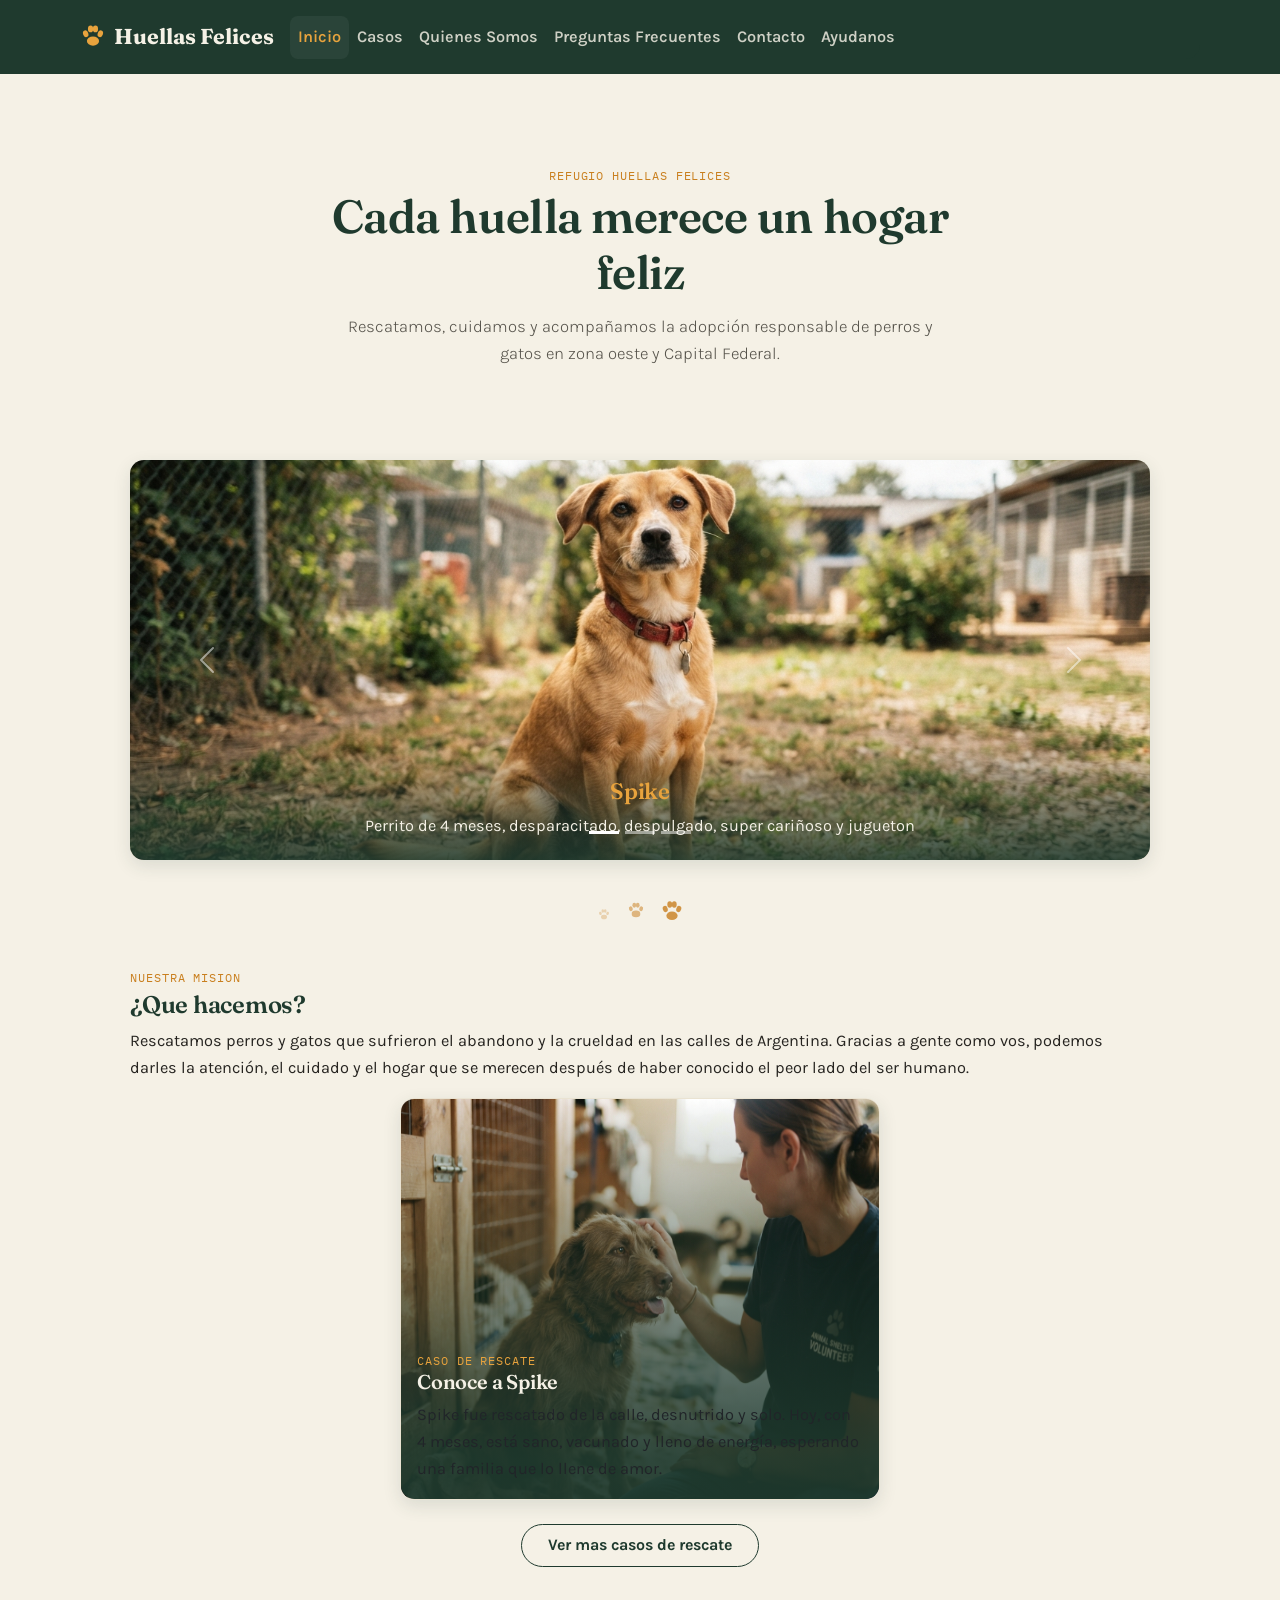
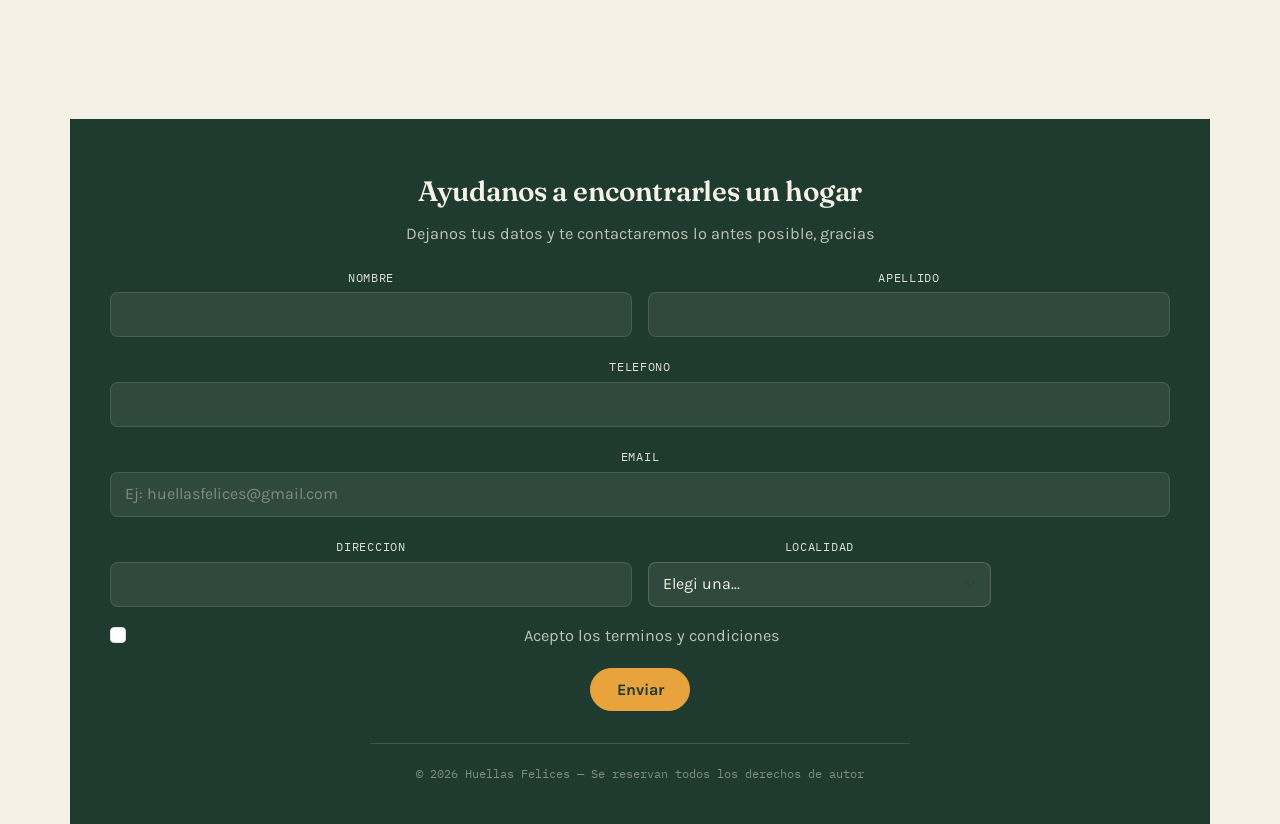
<file: huellas2/index.html>
<!DOCTYPE html>
<html lang="es">
<head>
    <meta charset="UTF-8">
    <meta name="viewport" content="width=device-width, initial-scale=1.0">
    <meta name="description" content="Huellas Felices: refugio de rescate y adopción responsable de perros y gatos en zona oeste y Capital Federal.">
    <meta name="robots" content="index, follow">
    <meta name="author" content="Huellas Felices">
    <!-- Open Graph (SEO / previsualizacion en redes sociales) -->
    <meta property="og:type" content="website">
    <meta property="og:title" content="Huellas Felices | Adopción y rescate de animales">
    <meta property="og:description" content="Refugio de rescate y adopción responsable de perros y gatos en zona oeste y Capital Federal.">
    <meta property="og:locale" content="es_AR">
    <title>Huellas Felices | Adopción y rescate de animales</title>
    <link rel="icon" type="image/svg+xml" href="./assets/icons/favicon.svg">
    <!-- LINK BOOTSTRAP -->
    <link href="https://cdn.jsdelivr.net/npm/bootstrap@5.3.8/dist/css/bootstrap.min.css" rel="stylesheet" integrity="sha384-sRIl4kxILFvY47J16cr9ZwB07vP4J8+LH7qKQnuqkuIAvNWLzeN8tE5YBujZqJLB" crossorigin="anonymous">
    <!-- FUENTES -->
    <link rel="preconnect" href="https://fonts.googleapis.com">
    <link rel="preconnect" href="https://fonts.gstatic.com" crossorigin>
    <link href="https://fonts.googleapis.com/css2?family=Fraunces:opsz,wght@9..144,500;9..144,600;9..144,700&family=Karla:wght@400;500;700&family=IBM+Plex+Mono:wght@500&display=swap" rel="stylesheet">
    <!-- LINK CSS -->
    <link rel="stylesheet" href="./css/main.css">
</head>
<body>
        <header>
            <nav class="navbar navbar-expand-lg bg-body-tertiary">
                <div class="container-fluid">
                    <a class="navbar-brand brand-huellas" href="index.html">
                        <svg class="paw-icon" width="26" height="26" viewBox="0 0 64 64" fill="currentColor" aria-hidden="true"><ellipse cx="32" cy="42" rx="15" ry="11.5"/><ellipse cx="14" cy="24" rx="6.5" ry="8.5" transform="rotate(-18 14 24)"/><ellipse cx="26" cy="12" rx="6.5" ry="8.5"/><ellipse cx="38" cy="12" rx="6.5" ry="8.5"/><ellipse cx="50" cy="24" rx="6.5" ry="8.5" transform="rotate(18 50 24)"/></svg>
                        Huellas Felices
                    </a>
                    <button class="navbar-toggler" type="button" data-bs-toggle="collapse" data-bs-target="#navbarNav" aria-controls="navbarNav" aria-expanded="false" aria-label="Toggle navigation">
                    <span class="navbar-toggler-icon"></span>
                    </button>
                    <div class="collapse navbar-collapse" id="navbarNav">
                    <ul class="navbar-nav">
                        <li class="nav-item">
                        <a class="nav-link active" aria-current="page" href="index.html">Inicio</a>
                        </li>
                        <li class="nav-item">
                        <a class="nav-link" href="./pages/casos.html">Casos</a>
                        </li>
                        <li class="nav-item">
                        <a class="nav-link" href="./pages/nosotros.html">Quienes Somos</a>
                        </li>
                        <li class="nav-item">
                        <a class="nav-link" href="./pages/preguntas.html">Preguntas Frecuentes</a>
                        </li>
                        <li class="nav-item">
                        <a class="nav-link" href="./pages/contacto.html">Contacto</a>
                        </li>
                        <li class="nav-item">
                        <a class="nav-link" href="./pages/ayuda.html">Ayudanos</a>
                        </li>
                    </ul>
                    </div>
                </div>
            </nav>
        </header>
    <main class="container">
        <div class="hero fade-in-up">
            <span class="eyebrow">Refugio Huellas Felices</span>
            <h1>Cada huella merece un hogar feliz</h1>
            <p class="lead">Rescatamos, cuidamos y acompañamos la adopción responsable de perros y gatos en zona oeste y Capital Federal.</p>
        </div>
        <div id="carouselExampleCaptions" class="carousel slide">
        <div class="carousel-indicators">
            <button type="button" data-bs-target="#carouselExampleCaptions" data-bs-slide-to="0" class="active" aria-current="true" aria-label="Slide 1"></button>
            <button type="button" data-bs-target="#carouselExampleCaptions" data-bs-slide-to="1" aria-label="Slide 2"></button>
            <button type="button" data-bs-target="#carouselExampleCaptions" data-bs-slide-to="2" aria-label="Slide 3"></button>
        </div>
        <div class="carousel-inner">
            <div class="carousel-item active">
            <img src="./assets/images/Dog_sitting_in_shelter_yard_202607151454.jpeg" class="d-block w-100" width="900" height= "500" alt="Spike, perrito en adopcion" fetchpriority="high">
            <div class="carousel-caption d-none d-md-block">
                <h5>Spike</h5>
                <p>Perrito de 4 meses, desparacitado, despulgado, super cariñoso y jugueton</p>
            </div>
            </div>
            <div class="carousel-item">
            <img src="./assets/images/Small_dog_standing_on_grass_202607151458.jpeg" class="d-block w-100" width="900" height="500" alt="Snow, perrito en adopcion" loading="lazy">
            <div class="carousel-caption d-none d-md-block">
                <h5>Snow</h5>
                <p>Schnauzer de 3 años, todas las vacunas, hace pis afuera, super amoroso y le encanta la siesta</p>
            </div>
            </div>
            <div class="carousel-item">
            <img src="./assets/images/Cat_sitting_on_blanket_shelter_202607151458.jpeg" class="d-block w-100" width="900" height="500" alt="Minerva, gatita en adopcion" loading="lazy">
            <div class="carousel-caption d-none d-md-block">
                <h5>Minerva</h5>
                <p>Gatita de 9 años, super saludable</p>
            </div>
            </div>
        </div>
        <button class="carousel-control-prev" type="button" data-bs-target="#carouselExampleCaptions" data-bs-slide="prev">
            <span class="carousel-control-prev-icon" aria-hidden="true"></span>
            <span class="visually-hidden">Anterior</span>
        </button>
        <button class="carousel-control-next" type="button" data-bs-target="#carouselExampleCaptions" data-bs-slide="next">
            <span class="carousel-control-next-icon" aria-hidden="true"></span>
            <span class="visually-hidden">Siguiente</span>
        </button>
        </div>
        <div class="paw-divider" aria-hidden="true">
            <svg class="paw-icon" width="16" height="16" viewBox="0 0 64 64" fill="currentColor"><ellipse cx="32" cy="42" rx="15" ry="11.5"/><ellipse cx="14" cy="24" rx="6.5" ry="8.5" transform="rotate(-18 14 24)"/><ellipse cx="26" cy="12" rx="6.5" ry="8.5"/><ellipse cx="38" cy="12" rx="6.5" ry="8.5"/><ellipse cx="50" cy="24" rx="6.5" ry="8.5" transform="rotate(18 50 24)"/></svg>
            <svg class="paw-icon" width="20" height="20" viewBox="0 0 64 64" fill="currentColor"><ellipse cx="32" cy="42" rx="15" ry="11.5"/><ellipse cx="14" cy="24" rx="6.5" ry="8.5" transform="rotate(-18 14 24)"/><ellipse cx="26" cy="12" rx="6.5" ry="8.5"/><ellipse cx="38" cy="12" rx="6.5" ry="8.5"/><ellipse cx="50" cy="24" rx="6.5" ry="8.5" transform="rotate(18 50 24)"/></svg>
            <svg class="paw-icon" width="24" height="24" viewBox="0 0 64 64" fill="currentColor"><ellipse cx="32" cy="42" rx="15" ry="11.5"/><ellipse cx="14" cy="24" rx="6.5" ry="8.5" transform="rotate(-18 14 24)"/><ellipse cx="26" cy="12" rx="6.5" ry="8.5"/><ellipse cx="38" cy="12" rx="6.5" ry="8.5"/><ellipse cx="50" cy="24" rx="6.5" ry="8.5" transform="rotate(18 50 24)"/></svg>
        </div>

        <span class="eyebrow">Nuestra mision</span>
        <h4>¿Que hacemos?</h4>
        <p>Rescatamos perros y gatos que sufrieron el abandono y la crueldad en las calles de Argentina. Gracias a gente como vos, podemos darles la atención, el cuidado y el hogar que se merecen después de haber conocido el peor lado del ser humano.</p>

        <div class="card text-dark">
        <img src="./assets/images/Dog_being_petted_by_hand_202607151500.jpeg" class="card-img" width="500" height="400" alt="Spike, perrito rescatado en adopcion" loading="lazy">
        <div class="card-img-overlay">
            <span class="eyebrow">Caso de rescate</span>
            <h5 class="card-title">Conoce a Spike</h5>
            <p class="card-text">Spike fue rescatado de la calle, desnutrido y solo. Hoy, con 4 meses, está sano, vacunado y lleno de energía, esperando una familia que lo llene de amor.</p>
        </div>
        </div>

        <div class="text-center my-4">
            <a class="btn btn-outline-primary" href="./pages/casos.html">Ver mas casos de rescate</a>
        </div>
    </main>

    <footer class="container">
        <h3>Ayudanos a encontrarles un hogar</h3>
        <p>Dejanos tus datos y te contactaremos lo antes posible, gracias</p>

        <form class="row g-3 needs-validation" novalidate>
        <div class="col-md-6">
            <label for="name" class="form-label">Nombre</label>
            <input type="text" class="form-control" id="name" name="name" required>
            <div class="invalid-feedback">Ingresa tu nombre.</div>
        </div>
        <div class="col-md-6">
            <label for="apellido" class="form-label">Apellido</label>
            <input type="text" class="form-control" id="apellido" name="apellido" required>
            <div class="invalid-feedback">Ingresa tu apellido.</div>
        </div>
        <div class="col-12">
            <label for="telefono" class="form-label">Telefono</label>
            <input type="tel" class="form-control" id="telefono" name="telefono" pattern="[0-9]{8,15}" required>
            <div class="invalid-feedback">Ingresa un telefono valido (solo numeros).</div>
        </div>
        <div class="col-12">
            <label for="email" class="form-label">Email</label>
            <input type="email" class="form-control" id="email" name="email" placeholder="Ej: huellasfelices@gmail.com" required>
            <div class="invalid-feedback">Ingresa un email valido.</div>
        </div>
        <div class="col-md-6">
            <label for="direccion" class="form-label">Direccion</label>
            <input type="text" class="form-control" id="direccion" name="direccion" required>
            <div class="invalid-feedback">Ingresa tu direccion.</div>
        </div>
        <div class="col-md-4">
            <label for="localidad" class="form-label">Localidad</label>
            <select id="localidad" name="localidad" class="form-select" required>
            <option value="" selected disabled>Elegi una...</option>
            <option>Caba</option>
            <option>Gba</option>
            </select>
            <div class="invalid-feedback">Selecciona tu localidad.</div>
        </div>
        <div class="col-12">
            <div class="form-check">
            <input class="form-check-input" type="checkbox" id="gridCheck" name="terminos" required>
            <label class="form-check-label" for="gridCheck">
                Acepto los terminos y condiciones
            </label>
            <div class="invalid-feedback">Debes aceptar los terminos y condiciones.</div>
            </div>
        </div>
        <div class="col-12">
            <button type="submit" class="btn btn-primary">Enviar</button>
        </div>
        </form>
       <p class="copyright">© 2026 Huellas Felices — Se reservan todos los derechos de autor</p>
    </footer>


<!-- Bootstrap JS -->
<script src="https://cdn.jsdelivr.net/npm/bootstrap@5.3.8/dist/js/bootstrap.bundle.min.js" integrity="sha384-FKyoEForCGlyvwx9Hj09JcYn3nv7wiPVlz7YYwJrWVcXK/BmnVDxM+D2scQbITxI" crossorigin="anonymous"></script>
<script src="./js/main.js"></script>
</body>
</html>
</file>
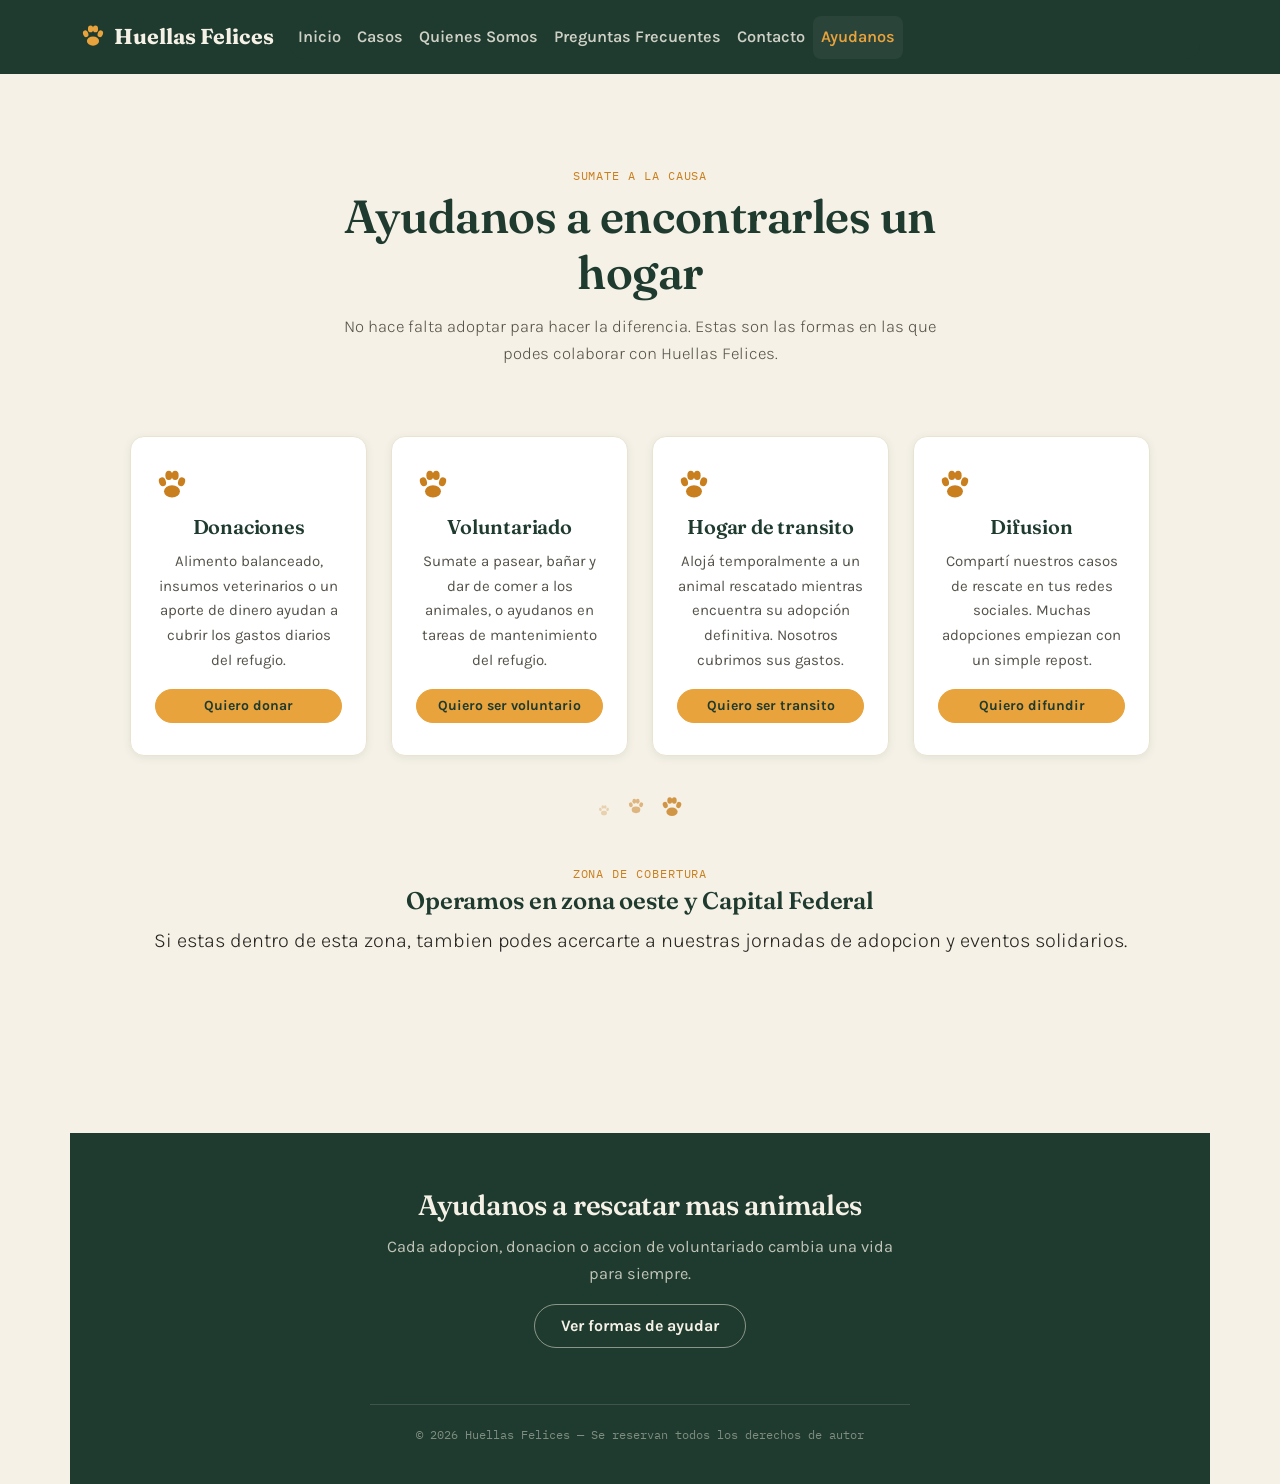
<file: huellas2/pages/ayuda.html>
<!DOCTYPE html>
<html lang="es">
<head>
    <meta charset="UTF-8">
    <meta name="viewport" content="width=device-width, initial-scale=1.0">
    <meta name="description" content="Sumate a Huellas Felices: donaciones, voluntariado, hogares de transito y mas formas de ayudar.">
    <meta name="robots" content="index, follow">
    <meta name="author" content="Huellas Felices">
    <!-- Open Graph (SEO / previsualizacion en redes sociales) -->
    <meta property="og:type" content="website">
    <meta property="og:title" content="Huellas Felices | Ayudanos">
    <meta property="og:description" content="Sumate a Huellas Felices: donaciones, voluntariado, hogares de transito y mas formas de ayudar.">
    <meta property="og:locale" content="es_AR">
    <title>Huellas Felices | Ayudanos</title>
    <link rel="icon" type="image/svg+xml" href="../assets/icons/favicon.svg">
    <!-- LINK BOOTSTRAP -->
    <link href="https://cdn.jsdelivr.net/npm/bootstrap@5.3.8/dist/css/bootstrap.min.css" rel="stylesheet" integrity="sha384-sRIl4kxILFvY47J16cr9ZwB07vP4J8+LH7qKQnuqkuIAvNWLzeN8tE5YBujZqJLB" crossorigin="anonymous">
    <!-- FUENTES -->
    <link rel="preconnect" href="https://fonts.googleapis.com">
    <link rel="preconnect" href="https://fonts.gstatic.com" crossorigin>
    <link href="https://fonts.googleapis.com/css2?family=Fraunces:opsz,wght@9..144,500;9..144,600;9..144,700&family=Karla:wght@400;500;700&family=IBM+Plex+Mono:wght@500&display=swap" rel="stylesheet">
    <!-- LINK CSS -->
    <link rel="stylesheet" href="../css/main.css">
</head>
<body>
    <header>
       <nav class="navbar navbar-expand-lg bg-body-tertiary">
        <div class="container-fluid">
            <a class="navbar-brand brand-huellas" href="../index.html">
                <svg class="paw-icon" width="26" height="26" viewBox="0 0 64 64" fill="currentColor" aria-hidden="true"><ellipse cx="32" cy="42" rx="15" ry="11.5"/><ellipse cx="14" cy="24" rx="6.5" ry="8.5" transform="rotate(-18 14 24)"/><ellipse cx="26" cy="12" rx="6.5" ry="8.5"/><ellipse cx="38" cy="12" rx="6.5" ry="8.5"/><ellipse cx="50" cy="24" rx="6.5" ry="8.5" transform="rotate(18 50 24)"/></svg>
                Huellas Felices
            </a>
            <button class="navbar-toggler" type="button" data-bs-toggle="collapse" data-bs-target="#navbarNav" aria-controls="navbarNav" aria-expanded="false" aria-label="Toggle navigation">
            <span class="navbar-toggler-icon"></span>
            </button>
            <div class="collapse navbar-collapse" id="navbarNav">
            <ul class="navbar-nav">
                <li class="nav-item">
                <a class="nav-link" href="../index.html">Inicio</a>
                </li>
                <li class="nav-item">
                <a class="nav-link" href="casos.html">Casos</a>
                </li>
                <li class="nav-item">
                <a class="nav-link" href="nosotros.html">Quienes Somos</a>
                </li>
                <li class="nav-item">
                <a class="nav-link" href="preguntas.html">Preguntas Frecuentes</a>
                </li>
                <li class="nav-item">
                <a class="nav-link" href="contacto.html">Contacto</a>
                </li>
                <li class="nav-item">
                <a class="nav-link active" aria-current="page" href="ayuda.html">Ayudanos</a>
                </li>
            </ul>
            </div>
        </div>
        </nav>
    </header>

    <main class="container">
        <div class="hero fade-in-up">
            <span class="eyebrow">Sumate a la causa</span>
            <h1>Ayudanos a encontrarles un hogar</h1>
            <p class="lead">No hace falta adoptar para hacer la diferencia. Estas son las formas en las que podes colaborar con Huellas Felices.</p>
        </div>

        <div class="row g-4">
            <div class="col-md-6 col-lg-3">
                <div class="card ayuda-card fade-in-up">
                    <svg class="paw-icon" width="34" height="34" viewBox="0 0 64 64" fill="currentColor" aria-hidden="true"><ellipse cx="32" cy="42" rx="15" ry="11.5"/><ellipse cx="14" cy="24" rx="6.5" ry="8.5" transform="rotate(-18 14 24)"/><ellipse cx="26" cy="12" rx="6.5" ry="8.5"/><ellipse cx="38" cy="12" rx="6.5" ry="8.5"/><ellipse cx="50" cy="24" rx="6.5" ry="8.5" transform="rotate(18 50 24)"/></svg>
                    <h5>Donaciones</h5>
                    <p>Alimento balanceado, insumos veterinarios o un aporte de dinero ayudan a cubrir los gastos diarios del refugio.</p>
                    <a href="contacto.html" class="btn btn-primary btn-sm">Quiero donar</a>
                </div>
            </div>
            <div class="col-md-6 col-lg-3">
                <div class="card ayuda-card fade-in-up">
                    <svg class="paw-icon" width="34" height="34" viewBox="0 0 64 64" fill="currentColor" aria-hidden="true"><ellipse cx="32" cy="42" rx="15" ry="11.5"/><ellipse cx="14" cy="24" rx="6.5" ry="8.5" transform="rotate(-18 14 24)"/><ellipse cx="26" cy="12" rx="6.5" ry="8.5"/><ellipse cx="38" cy="12" rx="6.5" ry="8.5"/><ellipse cx="50" cy="24" rx="6.5" ry="8.5" transform="rotate(18 50 24)"/></svg>
                    <h5>Voluntariado</h5>
                    <p>Sumate a pasear, bañar y dar de comer a los animales, o ayudanos en tareas de mantenimiento del refugio.</p>
                    <a href="contacto.html" class="btn btn-primary btn-sm">Quiero ser voluntario</a>
                </div>
            </div>
            <div class="col-md-6 col-lg-3">
                <div class="card ayuda-card fade-in-up">
                    <svg class="paw-icon" width="34" height="34" viewBox="0 0 64 64" fill="currentColor" aria-hidden="true"><ellipse cx="32" cy="42" rx="15" ry="11.5"/><ellipse cx="14" cy="24" rx="6.5" ry="8.5" transform="rotate(-18 14 24)"/><ellipse cx="26" cy="12" rx="6.5" ry="8.5"/><ellipse cx="38" cy="12" rx="6.5" ry="8.5"/><ellipse cx="50" cy="24" rx="6.5" ry="8.5" transform="rotate(18 50 24)"/></svg>
                    <h5>Hogar de transito</h5>
                    <p>Alojá temporalmente a un animal rescatado mientras encuentra su adopción definitiva. Nosotros cubrimos sus gastos.</p>
                    <a href="contacto.html" class="btn btn-primary btn-sm">Quiero ser transito</a>
                </div>
            </div>
            <div class="col-md-6 col-lg-3">
                <div class="card ayuda-card fade-in-up">
                    <svg class="paw-icon" width="34" height="34" viewBox="0 0 64 64" fill="currentColor" aria-hidden="true"><ellipse cx="32" cy="42" rx="15" ry="11.5"/><ellipse cx="14" cy="24" rx="6.5" ry="8.5" transform="rotate(-18 14 24)"/><ellipse cx="26" cy="12" rx="6.5" ry="8.5"/><ellipse cx="38" cy="12" rx="6.5" ry="8.5"/><ellipse cx="50" cy="24" rx="6.5" ry="8.5" transform="rotate(18 50 24)"/></svg>
                    <h5>Difusion</h5>
                    <p>Compartí nuestros casos de rescate en tus redes sociales. Muchas adopciones empiezan con un simple repost.</p>
                    <a href="contacto.html" class="btn btn-primary btn-sm">Quiero difundir</a>
                </div>
            </div>
        </div>

        <div class="paw-divider" aria-hidden="true">
            <svg class="paw-icon" width="16" height="16" viewBox="0 0 64 64" fill="currentColor"><ellipse cx="32" cy="42" rx="15" ry="11.5"/><ellipse cx="14" cy="24" rx="6.5" ry="8.5" transform="rotate(-18 14 24)"/><ellipse cx="26" cy="12" rx="6.5" ry="8.5"/><ellipse cx="38" cy="12" rx="6.5" ry="8.5"/><ellipse cx="50" cy="24" rx="6.5" ry="8.5" transform="rotate(18 50 24)"/></svg>
            <svg class="paw-icon" width="20" height="20" viewBox="0 0 64 64" fill="currentColor"><ellipse cx="32" cy="42" rx="15" ry="11.5"/><ellipse cx="14" cy="24" rx="6.5" ry="8.5" transform="rotate(-18 14 24)"/><ellipse cx="26" cy="12" rx="6.5" ry="8.5"/><ellipse cx="38" cy="12" rx="6.5" ry="8.5"/><ellipse cx="50" cy="24" rx="6.5" ry="8.5" transform="rotate(18 50 24)"/></svg>
            <svg class="paw-icon" width="24" height="24" viewBox="0 0 64 64" fill="currentColor"><ellipse cx="32" cy="42" rx="15" ry="11.5"/><ellipse cx="14" cy="24" rx="6.5" ry="8.5" transform="rotate(-18 14 24)"/><ellipse cx="26" cy="12" rx="6.5" ry="8.5"/><ellipse cx="38" cy="12" rx="6.5" ry="8.5"/><ellipse cx="50" cy="24" rx="6.5" ry="8.5" transform="rotate(18 50 24)"/></svg>
        </div>

        <div class="text-center mb-5">
            <span class="eyebrow">Zona de cobertura</span>
            <h4>Operamos en zona oeste y Capital Federal</h4>
            <p class="lead">Si estas dentro de esta zona, tambien podes acercarte a nuestras jornadas de adopcion y eventos solidarios.</p>
        </div>
    </main>

        <footer class="container">
        <h3>Ayudanos a rescatar mas animales</h3>
        <p>Cada adopcion, donacion o accion de voluntariado cambia una vida para siempre.</p>
        <a href="ayuda.html" class="btn btn-outline-primary mb-4">Ver formas de ayudar</a>
        <p class="copyright">© 2026 Huellas Felices — Se reservan todos los derechos de autor</p>
    </footer>
<script src="https://cdn.jsdelivr.net/npm/bootstrap@5.3.8/dist/js/bootstrap.bundle.min.js" integrity="sha384-FKyoEForCGlyvwx9Hj09JcYn3nv7wiPVlz7YYwJrWVcXK/BmnVDxM+D2scQbITxI" crossorigin="anonymous"></script>
<script src="../js/main.js"></script>
</body>
</html>
</file>
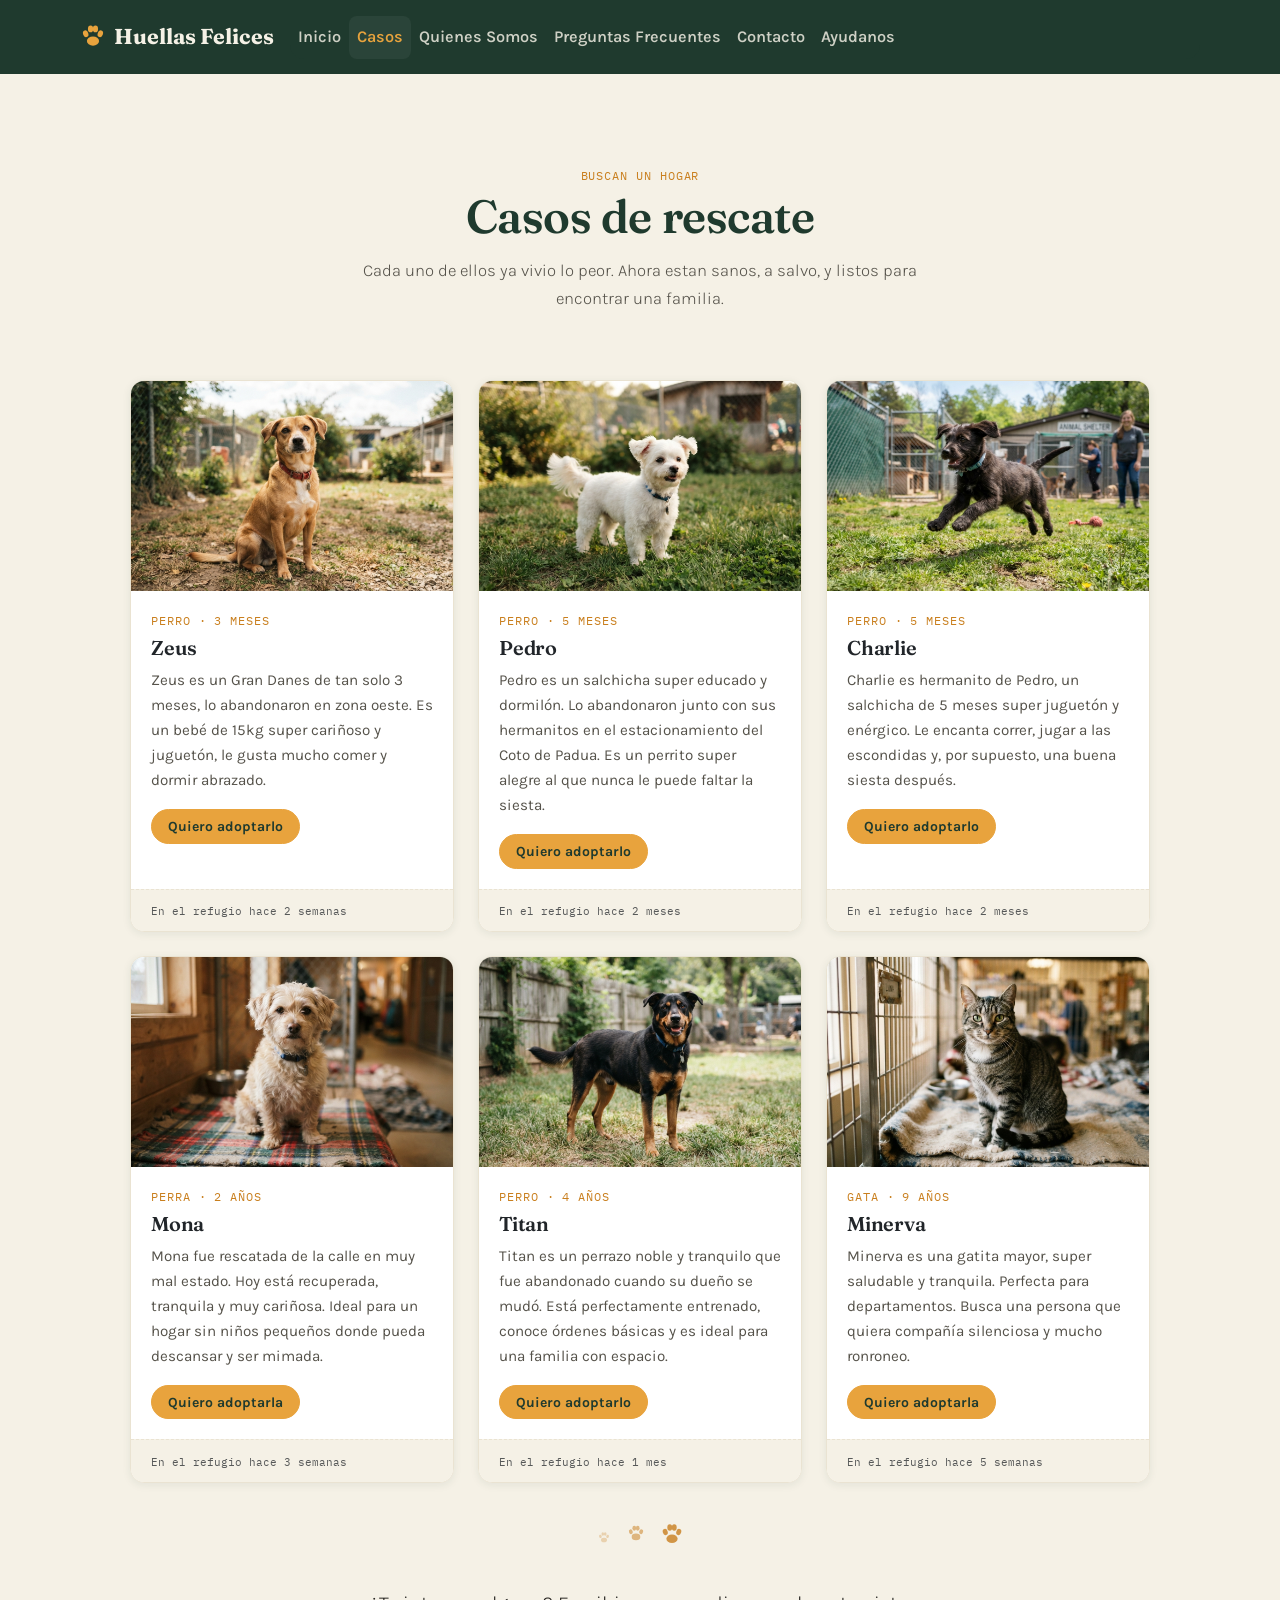
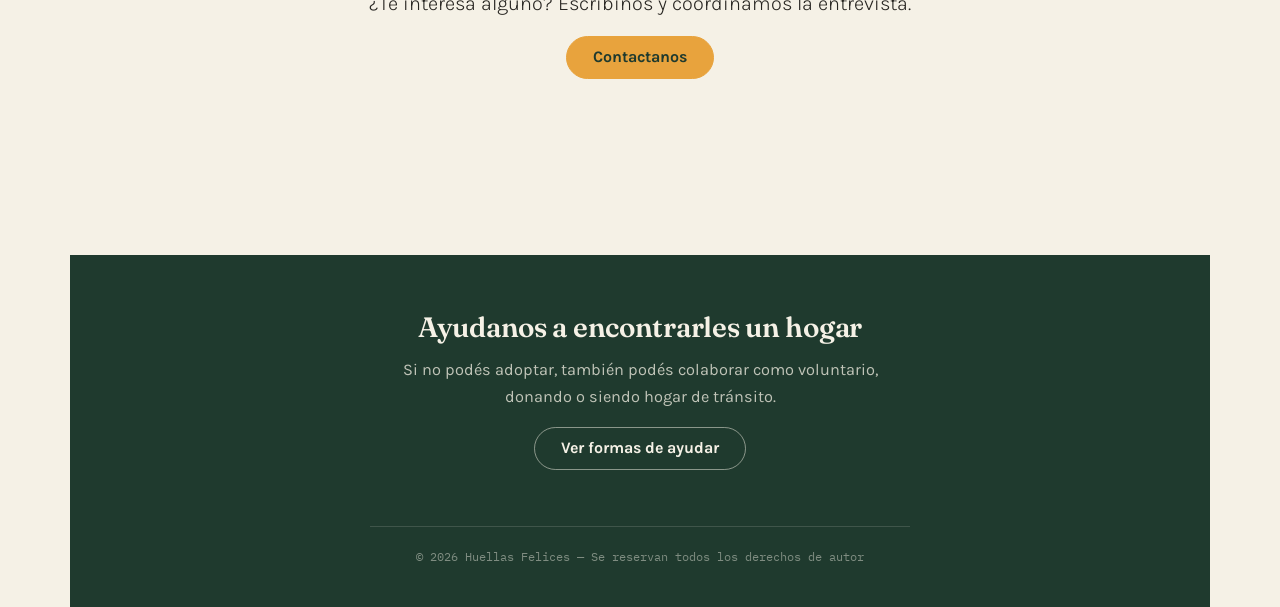
<file: huellas2/pages/casos.html>
<!DOCTYPE html>
<html lang="es">
<head>
    <meta charset="UTF-8">
    <meta name="viewport" content="width=device-width, initial-scale=1.0">
    <meta name="description" content="Conoce a los perritos y gatitos que estan buscando un hogar en Huellas Felices.">
    <meta name="robots" content="index, follow">
    <meta name="author" content="Huellas Felices">
    <meta property="og:type" content="website">
    <meta property="og:title" content="Huellas Felices | Casos de rescate">
    <meta property="og:description" content="Conoce a los perritos y gatitos que estan buscando un hogar en Huellas Felices.">
    <meta property="og:locale" content="es_AR">
    <title>Huellas Felices | Casos de rescate</title>
    <link rel="icon" type="image/svg+xml" href="../assets/icons/favicon.svg">
    <link href="https://cdn.jsdelivr.net/npm/bootstrap@5.3.8/dist/css/bootstrap.min.css" rel="stylesheet" integrity="sha384-sRIl4kxILFvY47J16cr9ZwB07vP4J8+LH7qKQnuqkuIAvNWLzeN8tE5YBujZqJLB" crossorigin="anonymous">
    <link rel="preconnect" href="https://fonts.googleapis.com">
    <link rel="preconnect" href="https://fonts.gstatic.com" crossorigin>
    <link href="https://fonts.googleapis.com/css2?family=Fraunces:opsz,wght@9..144,500;9..144,600;9..144,700&family=Karla:wght@400;500;700&family=IBM+Plex+Mono:wght@500&display=swap" rel="stylesheet">
    <link rel="stylesheet" href="../css/main.css">
</head>
<body>
    <header>
        <nav class="navbar navbar-expand-lg bg-body-tertiary">
            <div class="container-fluid">
                <a class="navbar-brand brand-huellas" href="../index.html">
                    <svg class="paw-icon" width="26" height="26" viewBox="0 0 64 64" fill="currentColor" aria-hidden="true"><ellipse cx="32" cy="42" rx="15" ry="11.5"/><ellipse cx="14" cy="24" rx="6.5" ry="8.5" transform="rotate(-18 14 24)"/><ellipse cx="26" cy="12" rx="6.5" ry="8.5"/><ellipse cx="38" cy="12" rx="6.5" ry="8.5"/><ellipse cx="50" cy="24" rx="6.5" ry="8.5" transform="rotate(18 50 24)"/></svg>
                    Huellas Felices
                </a>
                <button class="navbar-toggler" type="button" data-bs-toggle="collapse" data-bs-target="#navbarNav" aria-controls="navbarNav" aria-expanded="false" aria-label="Toggle navigation">
                    <span class="navbar-toggler-icon"></span>
                </button>
                <div class="collapse navbar-collapse" id="navbarNav">
                    <ul class="navbar-nav">
                        <li class="nav-item"><a class="nav-link" href="../index.html">Inicio</a></li>
                        <li class="nav-item"><a class="nav-link active" aria-current="page" href="casos.html">Casos</a></li>
                        <li class="nav-item"><a class="nav-link" href="nosotros.html">Quienes Somos</a></li>
                        <li class="nav-item"><a class="nav-link" href="preguntas.html">Preguntas Frecuentes</a></li>
                        <li class="nav-item"><a class="nav-link" href="contacto.html">Contacto</a></li>
                        <li class="nav-item"><a class="nav-link" href="ayuda.html">Ayudanos</a></li>
                    </ul>
                </div>
            </div>
        </nav>
    </header>

    <main class="container">
        <div class="hero fade-in-up">
            <span class="eyebrow">Buscan un hogar</span>
            <h1>Casos de rescate</h1>
            <p class="lead">Cada uno de ellos ya vivio lo peor. Ahora estan sanos, a salvo, y listos para encontrar una familia.</p>
        </div>

        <div class="row g-4">

            <div class="col-md-6 col-lg-4">
                <article class="card h-100 fade-in-up">
                    <img src="../assets/images/Dog_sitting_in_shelter_yard_202607151454.jpeg"
                         class="card-img-top" width="400" height="300"
                         alt="Zeus, perro Gran Danes de 3 meses en adopcion"
                         loading="lazy">
                    <div class="card-body">
                        <span class="eyebrow">Perro · 3 meses</span>
                        <h5 class="card-title">Zeus</h5>
                        <p class="card-text">Zeus es un Gran Danes de tan solo 3 meses, lo abandonaron en zona oeste. Es un bebé de 15kg super cariñoso y juguetón, le gusta mucho comer y dormir abrazado.</p>
                        <a href="contacto.html" class="btn btn-primary btn-sm">Quiero adoptarlo</a>
                    </div>
                    <div class="card-footer">
                        <small class="text-body-secondary">En el refugio hace 2 semanas</small>
                    </div>
                </article>
            </div>

            <div class="col-md-6 col-lg-4">
                <article class="card h-100 fade-in-up">
                    <img src="../assets/images/Small_dog_standing_on_grass_202607151458.jpeg"
                         class="card-img-top" width="400" height="300"
                         alt="Pedro, perro salchicha de 5 meses en adopcion"
                         loading="lazy">
                    <div class="card-body">
                        <span class="eyebrow">Perro · 5 meses</span>
                        <h5 class="card-title">Pedro</h5>
                        <p class="card-text">Pedro es un salchicha super educado y dormilón. Lo abandonaron junto con sus hermanitos en el estacionamiento del Coto de Padua. Es un perrito super alegre al que nunca le puede faltar la siesta.</p>
                        <a href="contacto.html" class="btn btn-primary btn-sm">Quiero adoptarlo</a>
                    </div>
                    <div class="card-footer">
                        <small class="text-body-secondary">En el refugio hace 2 meses</small>
                    </div>
                </article>
            </div>

            <div class="col-md-6 col-lg-4">
                <article class="card h-100 fade-in-up">
                    <img src="../assets/images/Puppy_running_on_grass_yard_202607151509.jpeg"
                         class="card-img-top" width="400" height="300"
                         alt="Charlie, perro salchicha de 5 meses en adopcion"
                         loading="lazy">
                    <div class="card-body">
                        <span class="eyebrow">Perro · 5 meses</span>
                        <h5 class="card-title">Charlie</h5>
                        <p class="card-text">Charlie es hermanito de Pedro, un salchicha de 5 meses super juguetón y enérgico. Le encanta correr, jugar a las escondidas y, por supuesto, una buena siesta después.</p>
                        <a href="contacto.html" class="btn btn-primary btn-sm">Quiero adoptarlo</a>
                    </div>
                    <div class="card-footer">
                        <small class="text-body-secondary">En el refugio hace 2 meses</small>
                    </div>
                </article>
            </div>

            <div class="col-md-6 col-lg-4">
                <article class="card h-100 fade-in-up">
                    <img src="../assets/images/Dog_sitting_on_plaid_blanket_202607151503.jpeg"
                         class="card-img-top" width="400" height="300"
                         alt="Mona, perra mestiza de 2 años en adopcion"
                         loading="lazy">
                    <div class="card-body">
                        <span class="eyebrow">Perra · 2 años</span>
                        <h5 class="card-title">Mona</h5>
                        <p class="card-text">Mona fue rescatada de la calle en muy mal estado. Hoy está recuperada, tranquila y muy cariñosa. Ideal para un hogar sin niños pequeños donde pueda descansar y ser mimada.</p>
                        <a href="contacto.html" class="btn btn-primary btn-sm">Quiero adoptarla</a>
                    </div>
                    <div class="card-footer">
                        <small class="text-body-secondary">En el refugio hace 3 semanas</small>
                    </div>
                </article>
            </div>

            <div class="col-md-6 col-lg-4">
                <article class="card h-100 fade-in-up">
                    <img src="../assets/images/Large_dog_standing_in_shelter_202607151502.jpeg"
                         class="card-img-top" width="400" height="300"
                         alt="Titan, perro grande de 4 años en adopcion"
                         loading="lazy">
                    <div class="card-body">
                        <span class="eyebrow">Perro · 4 años</span>
                        <h5 class="card-title">Titan</h5>
                        <p class="card-text">Titan es un perrazo noble y tranquilo que fue abandonado cuando su dueño se mudó. Está perfectamente entrenado, conoce órdenes básicas y es ideal para una familia con espacio.</p>
                        <a href="contacto.html" class="btn btn-primary btn-sm">Quiero adoptarlo</a>
                    </div>
                    <div class="card-footer">
                        <small class="text-body-secondary">En el refugio hace 1 mes</small>
                    </div>
                </article>
            </div>

            <div class="col-md-6 col-lg-4">
                <article class="card h-100 fade-in-up">
                    <img src="../assets/images/Cat_sitting_on_blanket_shelter_202607151458.jpeg"
                         class="card-img-top" width="400" height="300"
                         alt="Minerva, gata de 9 años en adopcion"
                         loading="lazy">
                    <div class="card-body">
                        <span class="eyebrow">Gata · 9 años</span>
                        <h5 class="card-title">Minerva</h5>
                        <p class="card-text">Minerva es una gatita mayor, super saludable y tranquila. Perfecta para departamentos. Busca una persona que quiera compañía silenciosa y mucho ronroneo.</p>
                        <a href="contacto.html" class="btn btn-primary btn-sm">Quiero adoptarla</a>
                    </div>
                    <div class="card-footer">
                        <small class="text-body-secondary">En el refugio hace 5 semanas</small>
                    </div>
                </article>
            </div>

        </div>

        <div class="paw-divider" aria-hidden="true">
            <svg class="paw-icon" width="16" height="16" viewBox="0 0 64 64" fill="currentColor"><ellipse cx="32" cy="42" rx="15" ry="11.5"/><ellipse cx="14" cy="24" rx="6.5" ry="8.5" transform="rotate(-18 14 24)"/><ellipse cx="26" cy="12" rx="6.5" ry="8.5"/><ellipse cx="38" cy="12" rx="6.5" ry="8.5"/><ellipse cx="50" cy="24" rx="6.5" ry="8.5" transform="rotate(18 50 24)"/></svg>
            <svg class="paw-icon" width="20" height="20" viewBox="0 0 64 64" fill="currentColor"><ellipse cx="32" cy="42" rx="15" ry="11.5"/><ellipse cx="14" cy="24" rx="6.5" ry="8.5" transform="rotate(-18 14 24)"/><ellipse cx="26" cy="12" rx="6.5" ry="8.5"/><ellipse cx="38" cy="12" rx="6.5" ry="8.5"/><ellipse cx="50" cy="24" rx="6.5" ry="8.5" transform="rotate(18 50 24)"/></svg>
            <svg class="paw-icon" width="24" height="24" viewBox="0 0 64 64" fill="currentColor"><ellipse cx="32" cy="42" rx="15" ry="11.5"/><ellipse cx="14" cy="24" rx="6.5" ry="8.5" transform="rotate(-18 14 24)"/><ellipse cx="26" cy="12" rx="6.5" ry="8.5"/><ellipse cx="38" cy="12" rx="6.5" ry="8.5"/><ellipse cx="50" cy="24" rx="6.5" ry="8.5" transform="rotate(18 50 24)"/></svg>
        </div>

        <div class="text-center mb-5">
            <p class="lead">¿Te interesa alguno? Escribinos y coordinamos la entrevista.</p>
            <a href="contacto.html" class="btn btn-primary">Contactanos</a>
        </div>
    </main>

    <footer class="container">
        <h3>Ayudanos a encontrarles un hogar</h3>
        <p>Si no podés adoptar, también podés colaborar como voluntario, donando o siendo hogar de tránsito.</p>
        <a href="ayuda.html" class="btn btn-outline-primary mb-4">Ver formas de ayudar</a>
        <p class="copyright">© 2026 Huellas Felices — Se reservan todos los derechos de autor</p>
    </footer>

    <script src="https://cdn.jsdelivr.net/npm/bootstrap@5.3.8/dist/js/bootstrap.bundle.min.js" integrity="sha384-FKyoEForCGlyvwx9Hj09JcYn3nv7wiPVlz7YYwJrWVcXK/BmnVDxM+D2scQbITxI" crossorigin="anonymous"></script>
    <script src="../js/main.js"></script>
</body>
</html>
</file>
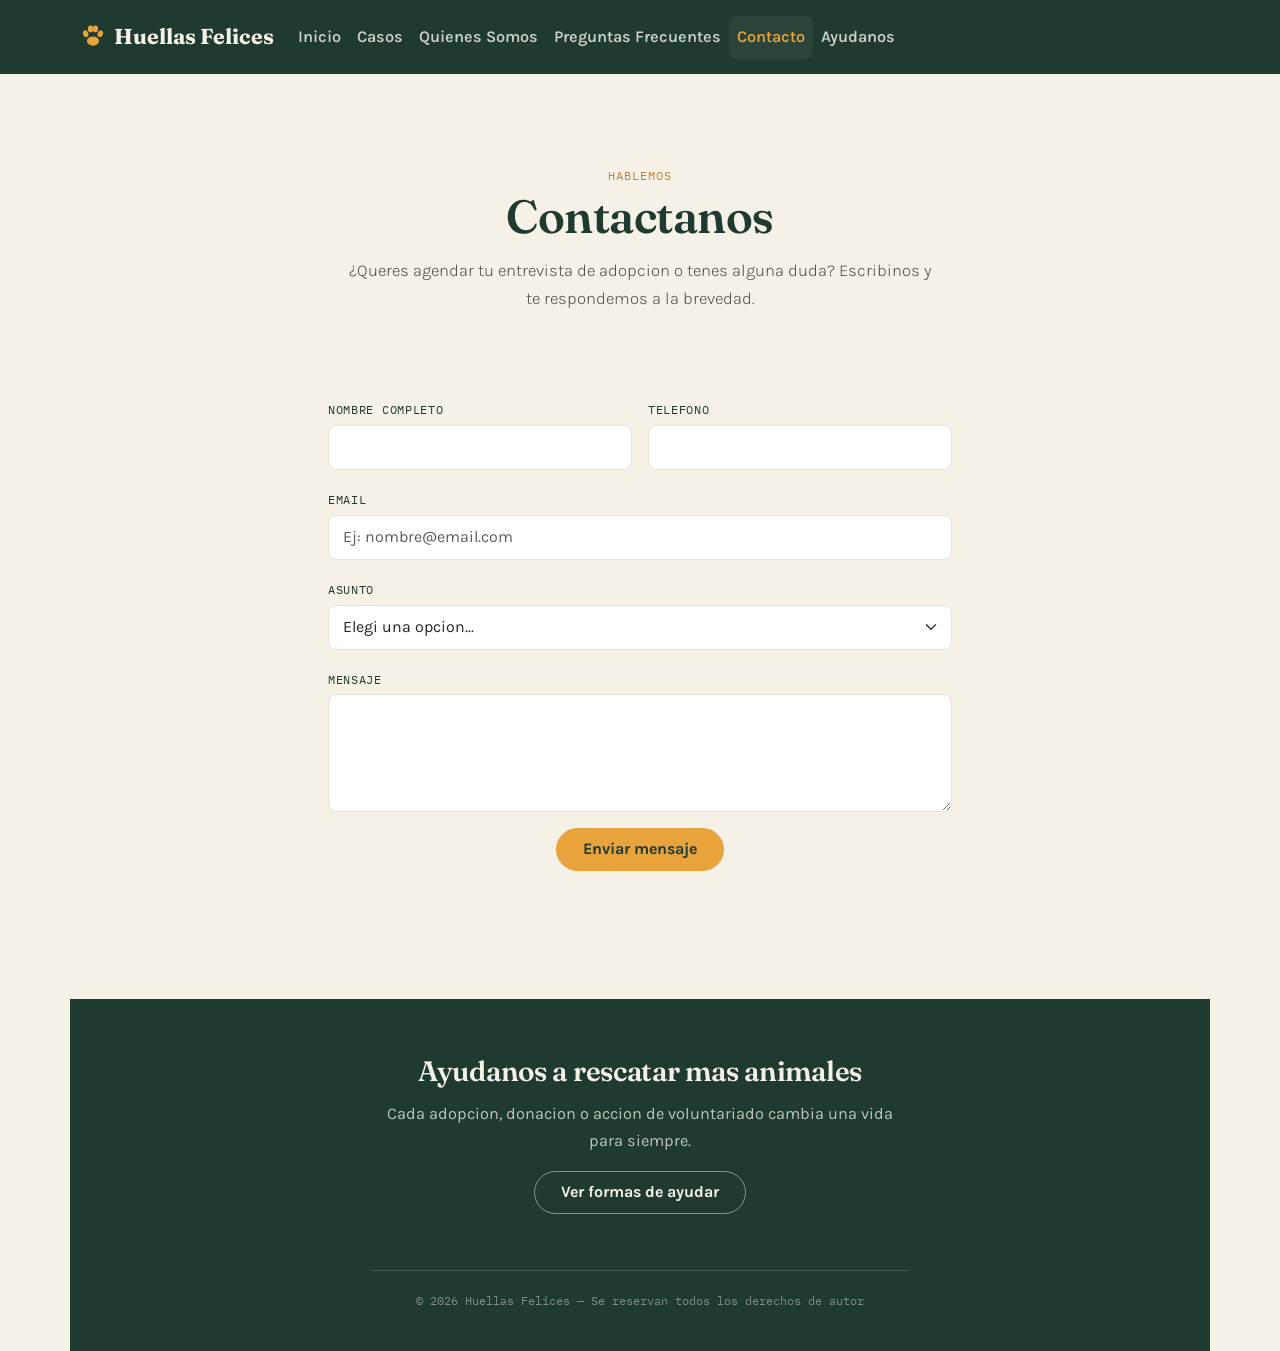
<file: huellas2/pages/contacto.html>
<!DOCTYPE html>
<html lang="es">
<head>
    <meta charset="UTF-8">
    <meta name="viewport" content="width=device-width, initial-scale=1.0">
    <meta name="description" content="Contactate con Huellas Felices para agendar tu entrevista de adopcion o resolver dudas.">
    <meta name="robots" content="index, follow">
    <meta name="author" content="Huellas Felices">
    <!-- Open Graph (SEO / previsualizacion en redes sociales) -->
    <meta property="og:type" content="website">
    <meta property="og:title" content="Huellas Felices | Contacto">
    <meta property="og:description" content="Contactate con Huellas Felices para agendar tu entrevista de adopcion o resolver dudas.">
    <meta property="og:locale" content="es_AR">
    <title>Huellas Felices | Contacto</title>
    <link rel="icon" type="image/svg+xml" href="../assets/icons/favicon.svg">
    <!-- LINK BOOTSTRAP -->
    <link href="https://cdn.jsdelivr.net/npm/bootstrap@5.3.8/dist/css/bootstrap.min.css" rel="stylesheet" integrity="sha384-sRIl4kxILFvY47J16cr9ZwB07vP4J8+LH7qKQnuqkuIAvNWLzeN8tE5YBujZqJLB" crossorigin="anonymous">
    <!-- FUENTES -->
    <link rel="preconnect" href="https://fonts.googleapis.com">
    <link rel="preconnect" href="https://fonts.gstatic.com" crossorigin>
    <link href="https://fonts.googleapis.com/css2?family=Fraunces:opsz,wght@9..144,500;9..144,600;9..144,700&family=Karla:wght@400;500;700&family=IBM+Plex+Mono:wght@500&display=swap" rel="stylesheet">
    <!-- LINK CSS -->
    <link rel="stylesheet" href="../css/main.css">
</head>
<body>
   <header>
        <nav class="navbar navbar-expand-lg bg-body-tertiary">
        <div class="container-fluid">
            <a class="navbar-brand brand-huellas" href="../index.html">
                <svg class="paw-icon" width="26" height="26" viewBox="0 0 64 64" fill="currentColor" aria-hidden="true"><ellipse cx="32" cy="42" rx="15" ry="11.5"/><ellipse cx="14" cy="24" rx="6.5" ry="8.5" transform="rotate(-18 14 24)"/><ellipse cx="26" cy="12" rx="6.5" ry="8.5"/><ellipse cx="38" cy="12" rx="6.5" ry="8.5"/><ellipse cx="50" cy="24" rx="6.5" ry="8.5" transform="rotate(18 50 24)"/></svg>
                Huellas Felices
            </a>
            <button class="navbar-toggler" type="button" data-bs-toggle="collapse" data-bs-target="#navbarNav" aria-controls="navbarNav" aria-expanded="false" aria-label="Toggle navigation">
            <span class="navbar-toggler-icon"></span>
            </button>
            <div class="collapse navbar-collapse" id="navbarNav">
            <ul class="navbar-nav">
                <li class="nav-item">
                <a class="nav-link" href="../index.html">Inicio</a>
                </li>
                <li class="nav-item">
                <a class="nav-link" href="casos.html">Casos</a>
                </li>
                <li class="nav-item">
                <a class="nav-link" href="nosotros.html">Quienes Somos</a>
                </li>
                <li class="nav-item">
                <a class="nav-link" href="preguntas.html">Preguntas Frecuentes</a>
                </li>
                <li class="nav-item">
                <a class="nav-link active" aria-current="page" href="contacto.html">Contacto</a>
                </li>
                <li class="nav-item">
                <a class="nav-link" href="ayuda.html">Ayudanos</a>
                </li>
            </ul>
            </div>
        </div>
        </nav>
    </header>
    <main class="container">
        <div class="hero fade-in-up">
            <span class="eyebrow">Hablemos</span>
            <h1>Contactanos</h1>
            <p class="lead">¿Queres agendar tu entrevista de adopcion o tenes alguna duda? Escribinos y te respondemos a la brevedad.</p>
        </div>

        <form action="" class="row g-3 needs-validation" novalidate style="max-width: 640px; margin: 0 auto;">
            <div class="col-md-6">
                <label for="name" class="form-label">Nombre completo</label>
                <input id="name" name="name" type="text" class="form-control" required>
                <div class="invalid-feedback">Ingresa tu nombre completo.</div>
            </div>
            <div class="col-md-6">
                <label for="telefono" class="form-label">Telefono</label>
                <input id="telefono" name="telefono" type="tel" class="form-control" pattern="[0-9]{8,15}" required>
                <div class="invalid-feedback">Ingresa un telefono valido (solo numeros).</div>
            </div>
            <div class="col-12">
                <label for="mail" class="form-label">Email</label>
                <input id="mail" name="mail" type="email" class="form-control" placeholder="Ej: nombre@email.com" required>
                <div class="invalid-feedback">Ingresa un email valido.</div>
            </div>
            <div class="col-12">
                <label for="asunto" class="form-label">Asunto</label>
                <select id="asunto" name="asunto" class="form-select" required>
                    <option value="" selected disabled>Elegi una opcion...</option>
                    <option>Quiero agendar una entrevista de adopcion</option>
                    <option>Quiero ser voluntario</option>
                    <option>Consulta general</option>
                </select>
                <div class="invalid-feedback">Selecciona un asunto.</div>
            </div>
            <div class="col-12">
                <label for="mensaje" class="form-label">Mensaje</label>
                <textarea id="mensaje" name="mensaje" class="form-control" rows="4" required minlength="10"></textarea>
                <div class="invalid-feedback">Contanos brevemente tu consulta (minimo 10 caracteres).</div>
            </div>
            <div class="col-12 text-center">
                <button type="submit" class="btn btn-primary">Enviar mensaje</button>
            </div>
        </form>
    </main>
        <footer class="container">
        <h3>Ayudanos a rescatar mas animales</h3>
        <p>Cada adopcion, donacion o accion de voluntariado cambia una vida para siempre.</p>
        <a href="ayuda.html" class="btn btn-outline-primary mb-4">Ver formas de ayudar</a>
        <p class="copyright">© 2026 Huellas Felices — Se reservan todos los derechos de autor</p>
    </footer>
<script src="https://cdn.jsdelivr.net/npm/bootstrap@5.3.8/dist/js/bootstrap.bundle.min.js" integrity="sha384-FKyoEForCGlyvwx9Hj09JcYn3nv7wiPVlz7YYwJrWVcXK/BmnVDxM+D2scQbITxI" crossorigin="anonymous"></script>
<script src="../js/main.js"></script>
</body>
</html>
</file>
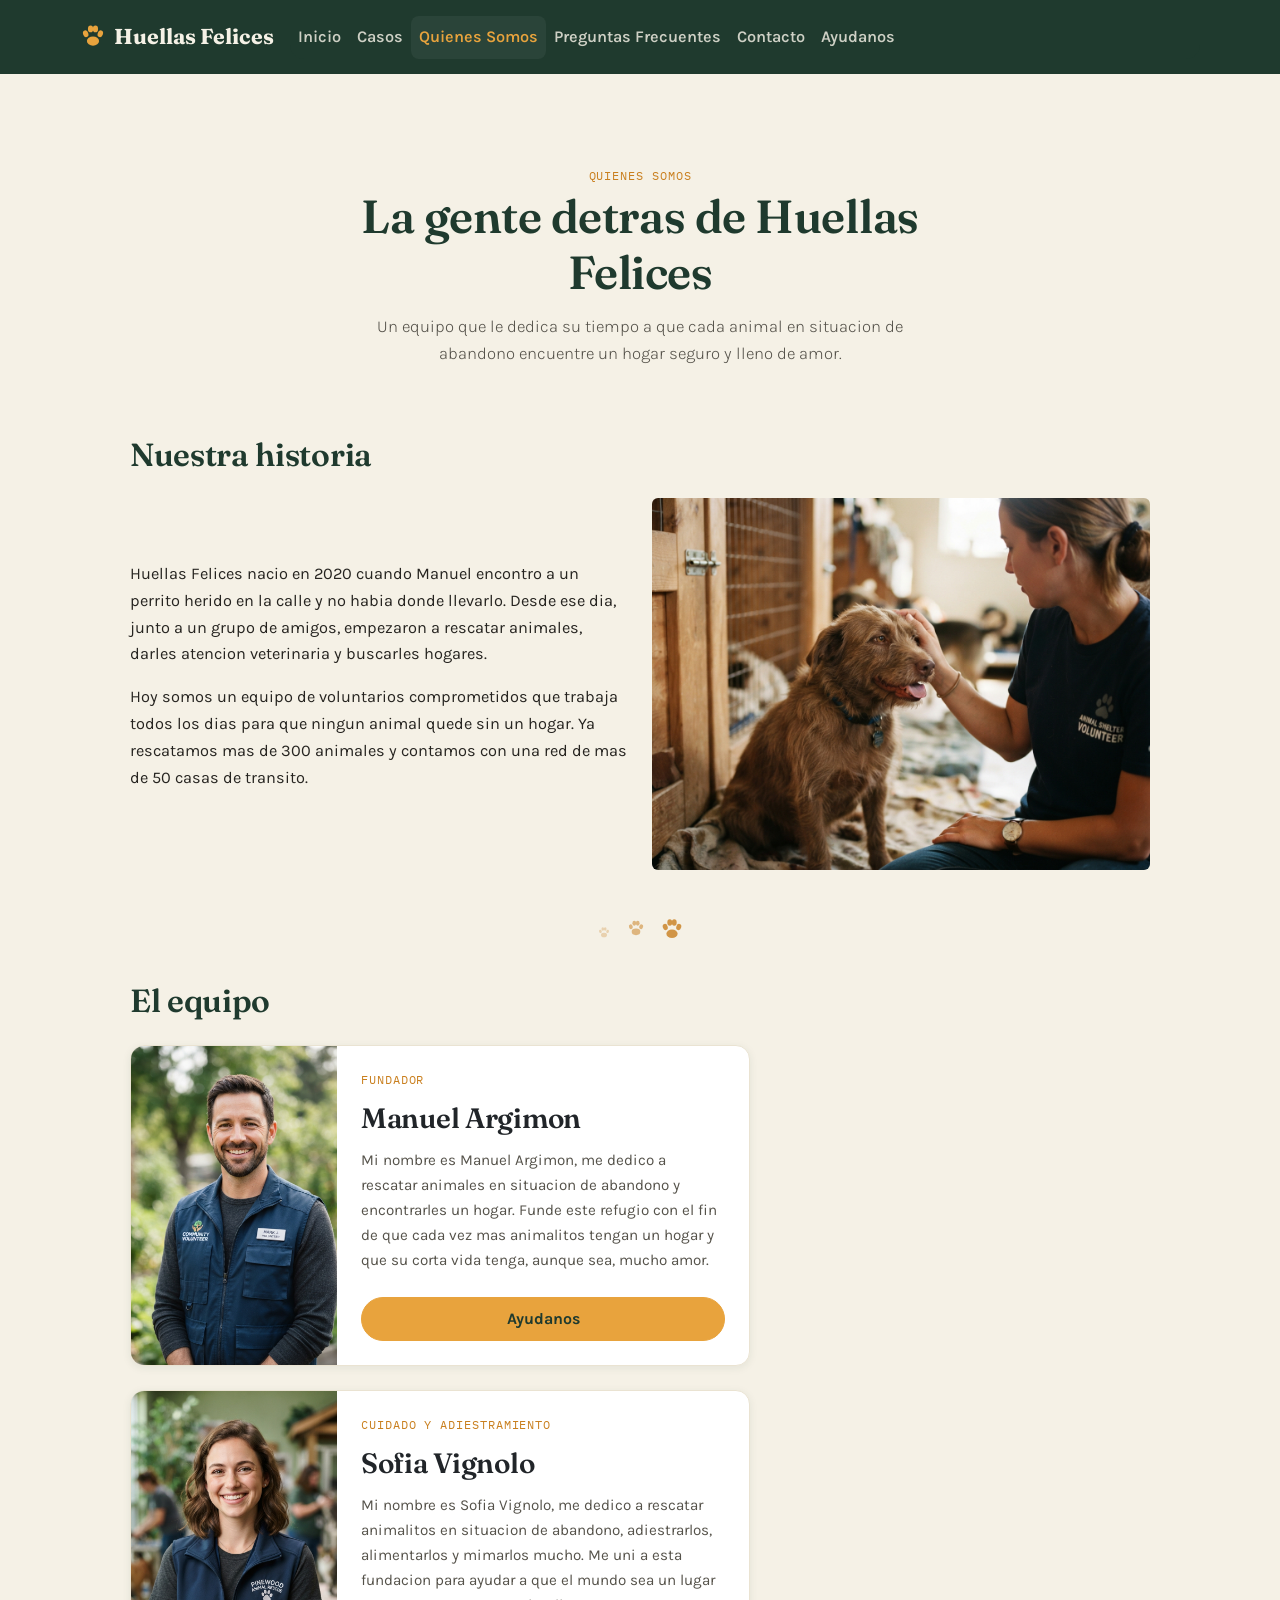
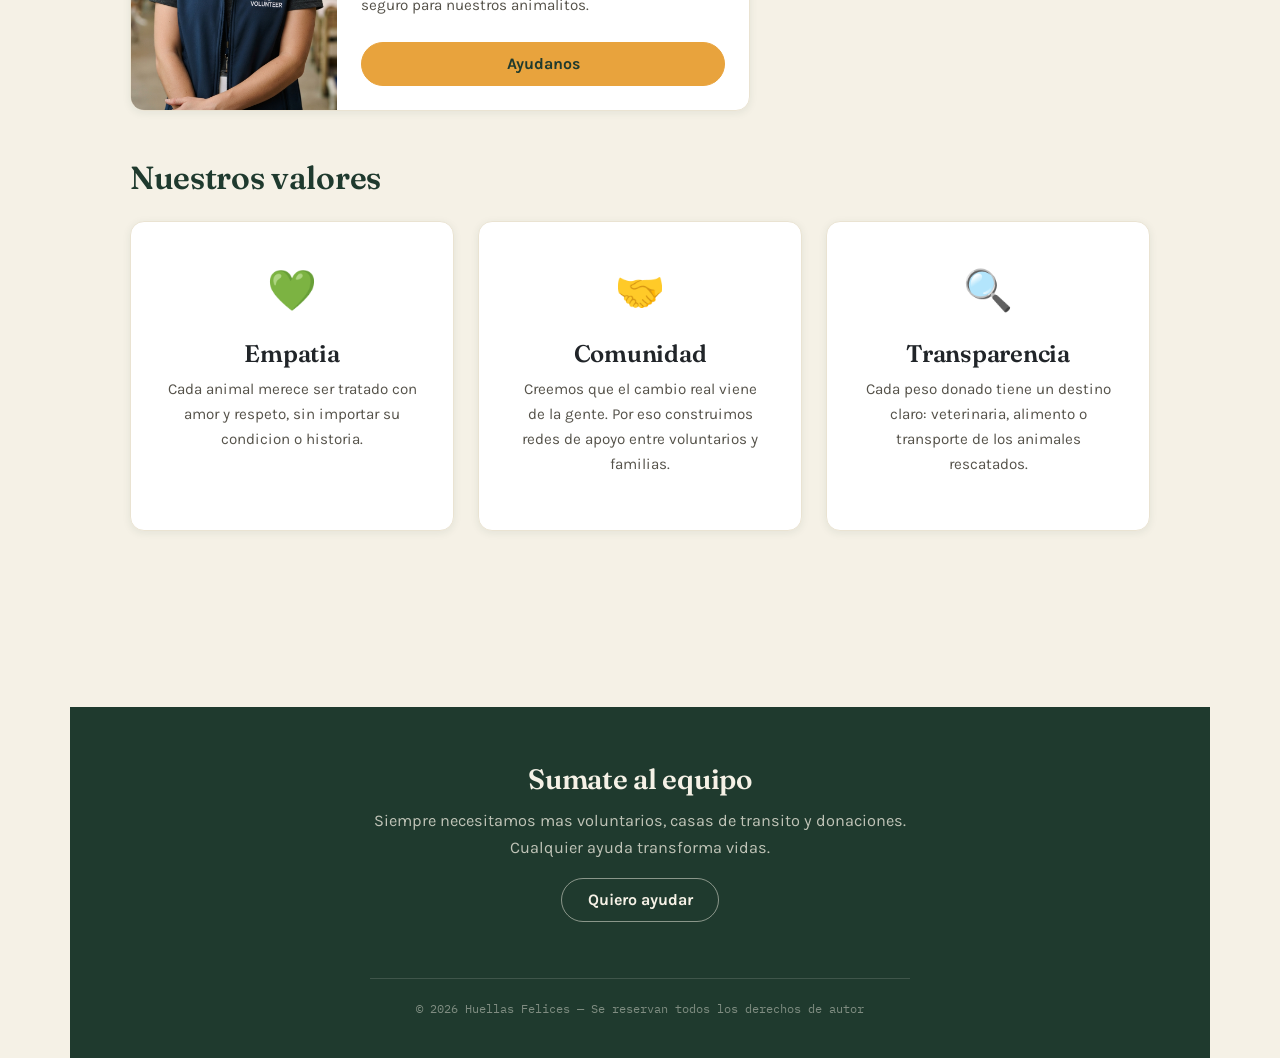
<file: huellas2/pages/nosotros.html>
<!DOCTYPE html>
<html lang="es">
<head>
    <meta charset="UTF-8">
    <meta name="viewport" content="width=device-width, initial-scale=1.0">
    <meta name="description" content="Conoce al equipo detras de Huellas Felices, refugio de rescate y adopcion animal en Buenos Aires.">
    <meta name="robots" content="index, follow">
    <meta name="author" content="Huellas Felices">
    <meta property="og:type" content="website">
    <meta property="og:title" content="Huellas Felices | Quienes somos">
    <meta property="og:description" content="Conoce al equipo detras de Huellas Felices, refugio de rescate y adopcion animal en Buenos Aires.">
    <meta property="og:locale" content="es_AR">
    <title>Huellas Felices | Quienes somos</title>
    <link rel="icon" type="image/svg+xml" href="../assets/icons/favicon.svg">
    <link href="https://cdn.jsdelivr.net/npm/bootstrap@5.3.8/dist/css/bootstrap.min.css" rel="stylesheet" integrity="sha384-sRIl4kxILFvY47J16cr9ZwB07vP4J8+LH7qKQnuqkuIAvNWLzeN8tE5YBujZqJLB" crossorigin="anonymous">
    <link rel="preconnect" href="https://fonts.googleapis.com">
    <link rel="preconnect" href="https://fonts.gstatic.com" crossorigin>
    <link href="https://fonts.googleapis.com/css2?family=Fraunces:opsz,wght@9..144,500;9..144,600;9..144,700&family=Karla:wght@400;500;700&family=IBM+Plex+Mono:wght@500&display=swap" rel="stylesheet">
    <link rel="stylesheet" href="../css/main.css">
</head>
<body>
    <header>
        <nav class="navbar navbar-expand-lg bg-body-tertiary">
            <div class="container-fluid">
                <a class="navbar-brand brand-huellas" href="../index.html">
                    <svg class="paw-icon" width="26" height="26" viewBox="0 0 64 64" fill="currentColor" aria-hidden="true"><ellipse cx="32" cy="42" rx="15" ry="11.5"/><ellipse cx="14" cy="24" rx="6.5" ry="8.5" transform="rotate(-18 14 24)"/><ellipse cx="26" cy="12" rx="6.5" ry="8.5"/><ellipse cx="38" cy="12" rx="6.5" ry="8.5"/><ellipse cx="50" cy="24" rx="6.5" ry="8.5" transform="rotate(18 50 24)"/></svg>
                    Huellas Felices
                </a>
                <button class="navbar-toggler" type="button" data-bs-toggle="collapse" data-bs-target="#navbarNav" aria-controls="navbarNav" aria-expanded="false" aria-label="Toggle navigation">
                    <span class="navbar-toggler-icon"></span>
                </button>
                <div class="collapse navbar-collapse" id="navbarNav">
                    <ul class="navbar-nav">
                        <li class="nav-item"><a class="nav-link" href="../index.html">Inicio</a></li>
                        <li class="nav-item"><a class="nav-link" href="casos.html">Casos</a></li>
                        <li class="nav-item"><a class="nav-link active" aria-current="page" href="nosotros.html">Quienes Somos</a></li>
                        <li class="nav-item"><a class="nav-link" href="preguntas.html">Preguntas Frecuentes</a></li>
                        <li class="nav-item"><a class="nav-link" href="contacto.html">Contacto</a></li>
                        <li class="nav-item"><a class="nav-link" href="ayuda.html">Ayudanos</a></li>
                    </ul>
                </div>
            </div>
        </nav>
    </header>

    <main class="container">

        <div class="hero fade-in-up">
            <span class="eyebrow">Quienes somos</span>
            <h1>La gente detras de Huellas Felices</h1>
            <p class="lead">Un equipo que le dedica su tiempo a que cada animal en situacion de abandono encuentre un hogar seguro y lleno de amor.</p>
        </div>

        <!-- Historia -->
        <section class="mb-5 fade-in-up" aria-labelledby="historia-title">
            <h2 id="historia-title" class="section-title">Nuestra historia</h2>
            <div class="row align-items-center g-4">
                <div class="col-md-6">
                    <p>Huellas Felices nacio en 2020 cuando Manuel encontro a un perrito herido en la calle y no habia donde llevarlo. Desde ese dia, junto a un grupo de amigos, empezaron a rescatar animales, darles atencion veterinaria y buscarles hogares.</p>
                    <p class="mt-3">Hoy somos un equipo de voluntarios comprometidos que trabaja todos los dias para que ningun animal quede sin un hogar. Ya rescatamos mas de 300 animales y contamos con una red de mas de 50 casas de transito.</p>
                </div>
                <div class="col-md-6">
                    <img src="../assets/images/Dog_being_petted_by_hand_202607151500.jpeg"
                         class="img-fluid rounded" width="600" height="400"
                         alt="Voluntario de Huellas Felices acariciando a un perro rescatado"
                         loading="lazy">
                </div>
            </div>
        </section>

        <div class="paw-divider" aria-hidden="true">
            <svg class="paw-icon" width="16" height="16" viewBox="0 0 64 64" fill="currentColor"><ellipse cx="32" cy="42" rx="15" ry="11.5"/><ellipse cx="14" cy="24" rx="6.5" ry="8.5" transform="rotate(-18 14 24)"/><ellipse cx="26" cy="12" rx="6.5" ry="8.5"/><ellipse cx="38" cy="12" rx="6.5" ry="8.5"/><ellipse cx="50" cy="24" rx="6.5" ry="8.5" transform="rotate(18 50 24)"/></svg>
            <svg class="paw-icon" width="20" height="20" viewBox="0 0 64 64" fill="currentColor"><ellipse cx="32" cy="42" rx="15" ry="11.5"/><ellipse cx="14" cy="24" rx="6.5" ry="8.5" transform="rotate(-18 14 24)"/><ellipse cx="26" cy="12" rx="6.5" ry="8.5"/><ellipse cx="38" cy="12" rx="6.5" ry="8.5"/><ellipse cx="50" cy="24" rx="6.5" ry="8.5" transform="rotate(18 50 24)"/></svg>
            <svg class="paw-icon" width="24" height="24" viewBox="0 0 64 64" fill="currentColor"><ellipse cx="32" cy="42" rx="15" ry="11.5"/><ellipse cx="14" cy="24" rx="6.5" ry="8.5" transform="rotate(-18 14 24)"/><ellipse cx="26" cy="12" rx="6.5" ry="8.5"/><ellipse cx="38" cy="12" rx="6.5" ry="8.5"/><ellipse cx="50" cy="24" rx="6.5" ry="8.5" transform="rotate(18 50 24)"/></svg>
        </div>

        <!-- Equipo -->
        <section class="mb-5" aria-labelledby="equipo-title">
            <h2 id="equipo-title" class="section-title">El equipo</h2>

            <div class="card mb-4 perfil-card fade-in-up">
                <div class="row g-0">
                    <div class="col-md-4">
                        <img src="../assets/images/Man_wearing_volunteer_vest_202607151510.jpeg"
                             class="img-fluid rounded-start h-100 object-fit-cover"
                             width="300" height="300"
                             alt="Manuel Argimon, fundador de Huellas Felices"
                             loading="lazy">
                    </div>
                    <div class="col-md-8">
                        <div class="card-body">
                            <span class="eyebrow">Fundador</span>
                            <h3 class="card-title">Manuel Argimon</h3>
                            <p class="card-text">Mi nombre es Manuel Argimon, me dedico a rescatar animales en situacion de abandono y encontrarles un hogar. Funde este refugio con el fin de que cada vez mas animalitos tengan un hogar y que su corta vida tenga, aunque sea, mucho amor.</p>
                            <a class="btn btn-primary" href="ayuda.html">Ayudanos</a>
                        </div>
                    </div>
                </div>
            </div>

            <div class="card mb-4 perfil-card fade-in-up">
                <div class="row g-0">
                    <div class="col-md-4">
                        <img src="../assets/images/Woman_volunteer_smiling_in_vest_202607151511.jpeg"
                             class="img-fluid rounded-start h-100 object-fit-cover"
                             width="300" height="300"
                             alt="Sofia Vignolo, integrante de Huellas Felices"
                             loading="lazy">
                    </div>
                    <div class="col-md-8">
                        <div class="card-body">
                            <span class="eyebrow">Cuidado y adiestramiento</span>
                            <h3 class="card-title">Sofia Vignolo</h3>
                            <p class="card-text">Mi nombre es Sofia Vignolo, me dedico a rescatar animalitos en situacion de abandono, adiestrarlos, alimentarlos y mimarlos mucho. Me uni a esta fundacion para ayudar a que el mundo sea un lugar seguro para nuestros animalitos.</p>
                            <a class="btn btn-primary" href="ayuda.html">Ayudanos</a>
                        </div>
                    </div>
                </div>
            </div>
        </section>

        <!-- Valores -->
        <section class="mb-5 fade-in-up" aria-labelledby="valores-title">
            <h2 id="valores-title" class="section-title">Nuestros valores</h2>
            <div class="row g-4">
                <div class="col-md-4">
                    <div class="card h-100 text-center p-3">
                        <div class="card-body">
                            <div class="mb-3" style="font-size:2.5rem;" aria-hidden="true">💚</div>
                            <h4 class="card-title">Empatia</h4>
                            <p class="card-text">Cada animal merece ser tratado con amor y respeto, sin importar su condicion o historia.</p>
                        </div>
                    </div>
                </div>
                <div class="col-md-4">
                    <div class="card h-100 text-center p-3">
                        <div class="card-body">
                            <div class="mb-3" style="font-size:2.5rem;" aria-hidden="true">🤝</div>
                            <h4 class="card-title">Comunidad</h4>
                            <p class="card-text">Creemos que el cambio real viene de la gente. Por eso construimos redes de apoyo entre voluntarios y familias.</p>
                        </div>
                    </div>
                </div>
                <div class="col-md-4">
                    <div class="card h-100 text-center p-3">
                        <div class="card-body">
                            <div class="mb-3" style="font-size:2.5rem;" aria-hidden="true">🔍</div>
                            <h4 class="card-title">Transparencia</h4>
                            <p class="card-text">Cada peso donado tiene un destino claro: veterinaria, alimento o transporte de los animales rescatados.</p>
                        </div>
                    </div>
                </div>
            </div>
        </section>

    </main>

    <footer class="container">
        <h3>Sumate al equipo</h3>
        <p>Siempre necesitamos mas voluntarios, casas de transito y donaciones. Cualquier ayuda transforma vidas.</p>
        <a href="ayuda.html" class="btn btn-outline-primary mb-4">Quiero ayudar</a>
        <p class="copyright">© 2026 Huellas Felices — Se reservan todos los derechos de autor</p>
    </footer>

    <script src="https://cdn.jsdelivr.net/npm/bootstrap@5.3.8/dist/js/bootstrap.bundle.min.js" integrity="sha384-FKyoEForCGlyvwx9Hj09JcYn3nv7wiPVlz7YYwJrWVcXK/BmnVDxM+D2scQbITxI" crossorigin="anonymous"></script>
    <script src="../js/main.js"></script>
</body>
</html>
</file>
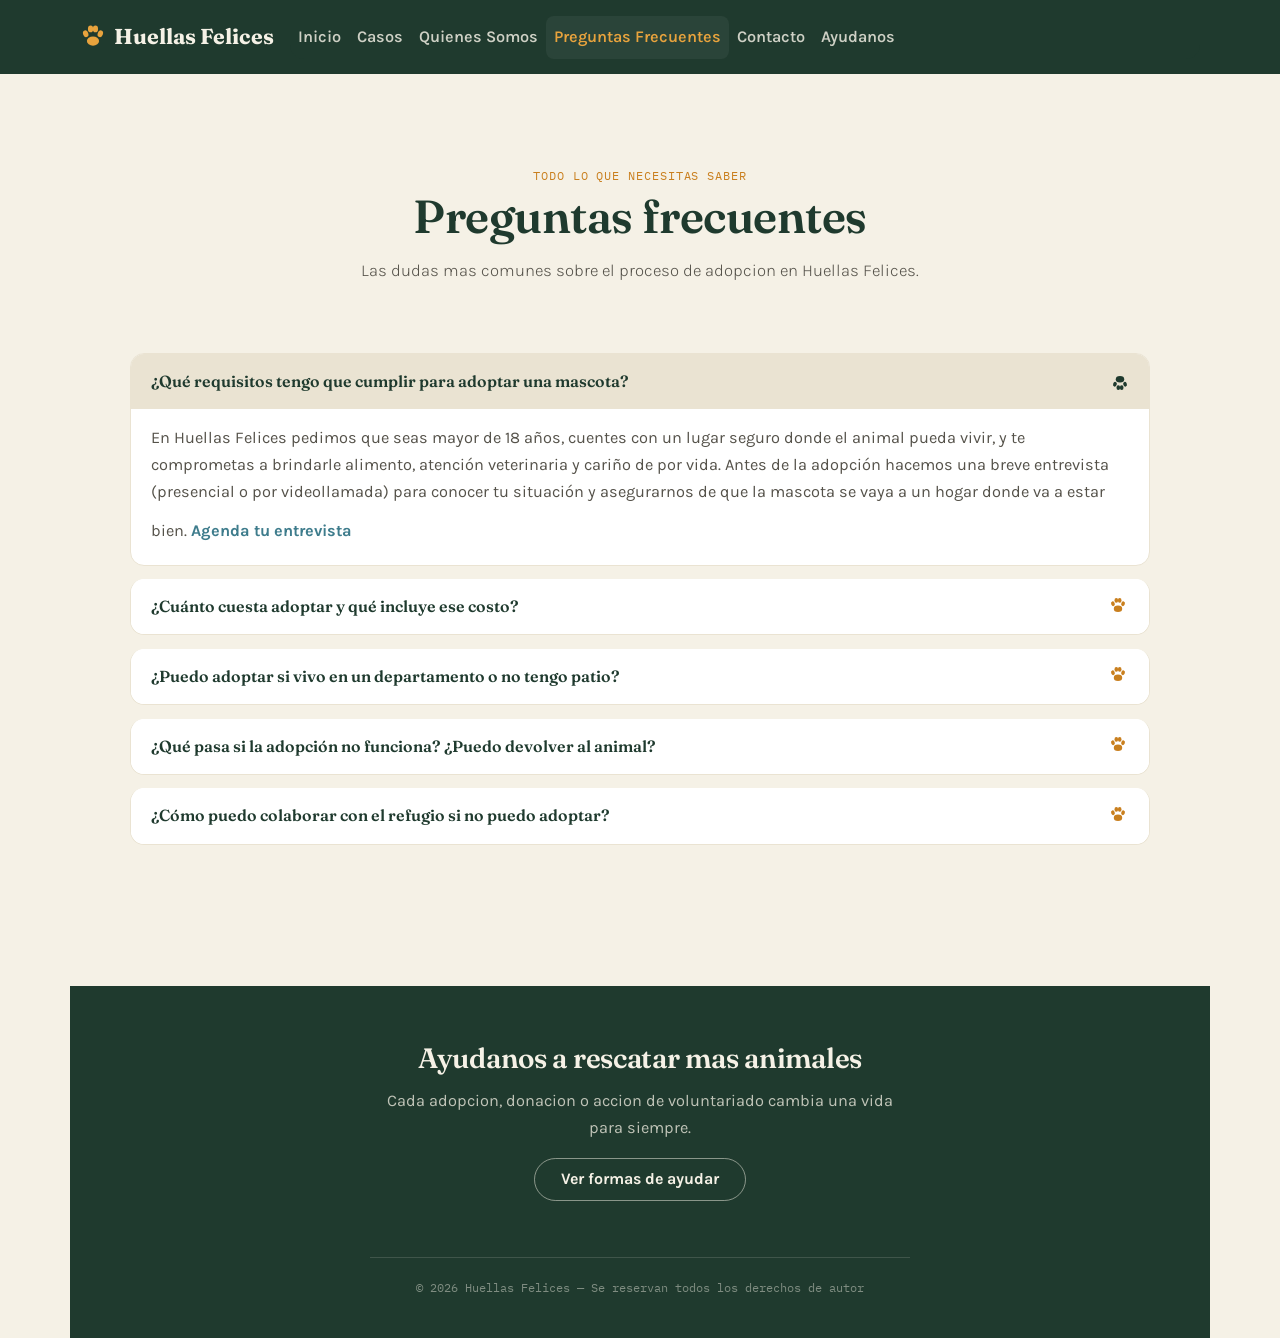
<file: huellas2/pages/preguntas.html>
<!DOCTYPE html>
<html lang="es">
<head>
    <meta charset="UTF-8">
    <meta name="viewport" content="width=device-width, initial-scale=1.0">
    <meta name="description" content="Preguntas frecuentes sobre adopcion responsable en el refugio Huellas Felices.">
    <meta name="robots" content="index, follow">
    <meta name="author" content="Huellas Felices">
    <!-- Open Graph (SEO / previsualizacion en redes sociales) -->
    <meta property="og:type" content="website">
    <meta property="og:title" content="Huellas Felices | Preguntas frecuentes">
    <meta property="og:description" content="Preguntas frecuentes sobre adopcion responsable en el refugio Huellas Felices.">
    <meta property="og:locale" content="es_AR">
    <title>Huellas Felices | Preguntas frecuentes</title>
    <link rel="icon" type="image/svg+xml" href="../assets/icons/favicon.svg">
    <!-- LINK BOOTSTRAP -->
    <link href="https://cdn.jsdelivr.net/npm/bootstrap@5.3.8/dist/css/bootstrap.min.css" rel="stylesheet" integrity="sha384-sRIl4kxILFvY47J16cr9ZwB07vP4J8+LH7qKQnuqkuIAvNWLzeN8tE5YBujZqJLB" crossorigin="anonymous">
    <!-- FUENTES -->
    <link rel="preconnect" href="https://fonts.googleapis.com">
    <link rel="preconnect" href="https://fonts.gstatic.com" crossorigin>
    <link href="https://fonts.googleapis.com/css2?family=Fraunces:opsz,wght@9..144,500;9..144,600;9..144,700&family=Karla:wght@400;500;700&family=IBM+Plex+Mono:wght@500&display=swap" rel="stylesheet">
    <!-- LINK CSS -->
    <link rel="stylesheet" href="../css/main.css">
</head>
<body>
    
<header>
    <nav class="navbar navbar-expand-lg bg-body-tertiary">
        <div class="container-fluid">
            <a class="navbar-brand brand-huellas" href="../index.html">
                <svg class="paw-icon" width="26" height="26" viewBox="0 0 64 64" fill="currentColor" aria-hidden="true"><ellipse cx="32" cy="42" rx="15" ry="11.5"/><ellipse cx="14" cy="24" rx="6.5" ry="8.5" transform="rotate(-18 14 24)"/><ellipse cx="26" cy="12" rx="6.5" ry="8.5"/><ellipse cx="38" cy="12" rx="6.5" ry="8.5"/><ellipse cx="50" cy="24" rx="6.5" ry="8.5" transform="rotate(18 50 24)"/></svg>
                Huellas Felices
            </a>
            <button class="navbar-toggler" type="button" data-bs-toggle="collapse" data-bs-target="#navbarNav" aria-controls="navbarNav" aria-expanded="false" aria-label="Toggle navigation">
            <span class="navbar-toggler-icon"></span>
            </button>
            <div class="collapse navbar-collapse" id="navbarNav">
            <ul class="navbar-nav">
                <li class="nav-item">
                <a class="nav-link" href="../index.html">Inicio</a>
                </li>
                <li class="nav-item">
                <a class="nav-link" href="casos.html">Casos</a>
                </li>
                <li class="nav-item">
                <a class="nav-link" href="nosotros.html">Quienes Somos</a>
                </li>
                <li class="nav-item">
                <a class="nav-link active" aria-current="page" href="preguntas.html">Preguntas Frecuentes</a>
                </li>
                <li class="nav-item">
                <a class="nav-link" href="contacto.html">Contacto</a>
                </li>
                <li class="nav-item">
                <a class="nav-link" href="ayuda.html">Ayudanos</a>
                </li>
            </ul>
            </div>
        </div>
        </nav>     
</header>

<main class="container">
    <div class="hero fade-in-up">
        <span class="eyebrow">Todo lo que necesitas saber</span>
        <h1>Preguntas frecuentes</h1>
        <p class="lead">Las dudas mas comunes sobre el proceso de adopcion en Huellas Felices.</p>
    </div>
    <div class="accordion" id="accordionPreguntas">

    <div class="accordion-item">
        <h2 class="accordion-header">
        <button class="accordion-button" type="button" data-bs-toggle="collapse" data-bs-target="#collapseOne" aria-expanded="true" aria-controls="collapseOne">
            ¿Qué requisitos tengo que cumplir para adoptar una mascota?
        </button>
        </h2>
        <div id="collapseOne" class="accordion-collapse collapse show">
            <div class="accordion-body">
                En Huellas Felices pedimos que seas mayor de 18 años, cuentes con un lugar seguro donde el animal pueda vivir, y te comprometas a brindarle alimento, atención veterinaria y cariño de por vida. Antes de la adopción hacemos una breve entrevista (presencial o por videollamada) para conocer tu situación y asegurarnos de que la mascota se vaya a un hogar donde va a estar bien.
                <a href="./contacto.html">Agenda tu entrevista</a>
            </div>
        </div>
    </div>

    <div class="accordion-item">
        <h2 class="accordion-header">
        <button class="accordion-button collapsed" type="button" data-bs-toggle="collapse" data-bs-target="#collapseTwo" aria-expanded="false" aria-controls="collapseTwo">
            ¿Cuánto cuesta adoptar y qué incluye ese costo?
        </button>
        </h2>
        <div id="collapseTwo" class="accordion-collapse collapse">
            <div class="accordion-body">
                La adopción en Huellas Felices no tiene ningún costo. Todos nuestros animales se entregan desparasitados, vacunados y, en la mayoría de los casos, castrados. Si el animal aún no fue castrado por su edad, te ayudamos a coordinar la cirugía a través de nuestros veterinarios aliados.
            </div>
        </div>
    </div>

    <div class="accordion-item">
        <h2 class="accordion-header">
        <button class="accordion-button collapsed" type="button" data-bs-toggle="collapse" data-bs-target="#collapseThree" aria-expanded="false" aria-controls="collapseThree">
            ¿Puedo adoptar si vivo en un departamento o no tengo patio?
        </button>
        </h2>
        <div id="collapseThree" class="accordion-collapse collapse">
            <div class="accordion-body">
                ¡Sí! Muchos de nuestros animales se adaptan perfectamente a departamentos, siempre que reciban paseos diarios (en el caso de los perros) y estimulación adecuada. Lo importante no es el tamaño de la casa, sino el tiempo y la atención que le puedas dedicar. En la entrevista te ayudamos a elegir el compañero ideal según tu estilo de vida.
            </div>
        </div>
    </div>

    <div class="accordion-item">
        <h2 class="accordion-header">
        <button class="accordion-button collapsed" type="button" data-bs-toggle="collapse" data-bs-target="#collapseFour" aria-expanded="false" aria-controls="collapseFour">
            ¿Qué pasa si la adopción no funciona? ¿Puedo devolver al animal?
        </button>
        </h2>
        <div id="collapseFour" class="accordion-collapse collapse">
            <div class="accordion-body">
                Hacemos un seguimiento constante después de cada adopción para acompañarte en el proceso y resolver cualquier dificultad a tiempo. Si de todas formas surge algún inconveniente y no podés continuar con la adopción, pedimos que nos contactes para devolver al animal al refugio (nunca abandonarlo ni regalarlo a terceros).
            </div>
        </div>
    </div>

    <div class="accordion-item">
        <h2 class="accordion-header">
        <button class="accordion-button collapsed" type="button" data-bs-toggle="collapse" data-bs-target="#collapseFive" aria-expanded="false" aria-controls="collapseFive">
            ¿Cómo puedo colaborar con el refugio si no puedo adoptar?
        </button>
        </h2>
        <div id="collapseFive" class="accordion-collapse collapse">
            <div class="accordion-body">
                Hay muchas formas de ayudar sin adoptar: podés hacer donaciones de dinero, alimento o insumos veterinarios, sumarte como voluntario, ofrecerte como hogar de tránsito temporal, o ayudarnos a difundir los casos en tus redes sociales. Actualmente operamos en zona oeste y Capital Federal, así que si estás dentro de esa zona también podés colaborar acercándote a nuestras jornadas de adopción o eventos solidarios.
                <a href="./ayuda.html">Mas maneras de ayudar</a>
            </div>
        </div>
    </div>

    </div>
</main>

    <footer class="container">
        <h3>Ayudanos a rescatar mas animales</h3>
        <p>Cada adopcion, donacion o accion de voluntariado cambia una vida para siempre.</p>
        <a href="ayuda.html" class="btn btn-outline-primary mb-4">Ver formas de ayudar</a>
        <p class="copyright">© 2026 Huellas Felices — Se reservan todos los derechos de autor</p>
    </footer>
<script src="https://cdn.jsdelivr.net/npm/bootstrap@5.3.8/dist/js/bootstrap.bundle.min.js" integrity="sha384-FKyoEForCGlyvwx9Hj09JcYn3nv7wiPVlz7YYwJrWVcXK/BmnVDxM+D2scQbITxI" crossorigin="anonymous"></script>
<script src="../js/main.js"></script>
</body>
</html>
</file>
<file: huellas2/css/main.css>
/* =============================================
   HuellasFelices — main.css
   ============================================= */

/* ---------- VARIABLES ---------- */
:root {
  --color-forest:      #1F3A2E;
  --color-forest-dark: #152B21;
  --color-marigold:    #E8A33D;
  --color-marigold-dark:#C97F1E;
  --color-paper:       #F5F1E6;
  --color-paper-dark:  #EAE3D2;
  --color-text:        #262420;
  --color-text-muted:  #55524A;
  --color-teal:        #3E7C8C;
  --color-white:       #FFFFFF;
  --radius-sm:         8px;
  --radius-md:         14px;
  --radius-full:       999px;
  --shadow-sm:         0 2px 8px rgba(31,58,46,0.08);
  --shadow-md:         0 6px 18px rgba(31,58,46,0.12);
  --shadow-lg:         0 12px 32px rgba(31,58,46,0.16);
  --transition:        0.25s ease-in-out;
  --container-px:      1.25rem;
}

/* ---------- RESET ---------- */
*, *::before, *::after { box-sizing: border-box; }

html, body {
  overflow-x: hidden;
  scroll-behavior: smooth;
}

body {
  background-color: var(--color-paper);
  color: var(--color-text);
  font-family: "Karla", "Segoe UI", sans-serif;
  font-size: 1.02rem;
  line-height: 1.65;
}

a {
  text-decoration: none;
  color: var(--color-teal);
  transition: color var(--transition);
}
a:hover { color: var(--color-marigold-dark); }

ul { padding-left: 0; }
ul li { list-style: none; }

img { display: block; max-width: 100%; }

/* ---------- TIPOGRAFÍA ---------- */
h1, h2, h3, h4, h5 {
  font-family: "Fraunces", Georgia, serif;
  color: var(--color-forest);
  font-weight: 600;
  letter-spacing: -0.01em;
  line-height: 1.2;
}

.eyebrow {
  font-family: "IBM Plex Mono", "Courier New", monospace;
  text-transform: uppercase;
  letter-spacing: 0.08em;
  font-size: 0.72rem;
  color: var(--color-marigold-dark);
}

.section-title {
  font-size: clamp(1.5rem, 3vw, 2rem);
  margin-bottom: 1.5rem;
}

/* ---------- LAYOUT ---------- */
/* Restauramos el padding lateral de Bootstrap pero lo controlamos */
.container,
.container-fluid {
  padding-left: var(--container-px);
  padding-right: var(--container-px);
}

@media (min-width: 576px) {
  :root { --container-px: 1.5rem; }
}
@media (min-width: 768px) {
  :root { --container-px: 2rem; }
}
@media (min-width: 992px) {
  :root { --container-px: 2.5rem; }
}

main.container {
  padding-top: 2rem;
  padding-bottom: 4rem;
}

/* ---------- ANIMACIONES ---------- */
@keyframes fade-in-up {
  from { opacity: 0; transform: translateY(18px); }
  to   { opacity: 1; transform: translateY(0); }
}
.fade-in-up { animation: fade-in-up 0.6s ease both; }

.row.g-4 .col-md-6:nth-child(1) .card,
.row.g-4 .col-lg-4:nth-child(1) .card { animation-delay: 0.08s; }
.row.g-4 .col-md-6:nth-child(2) .card,
.row.g-4 .col-lg-4:nth-child(2) .card { animation-delay: 0.16s; }
.row.g-4 .col-md-6:nth-child(3) .card,
.row.g-4 .col-lg-4:nth-child(3) .card { animation-delay: 0.24s; }
.row.g-4 .col-md-6:nth-child(4) .card,
.row.g-4 .col-lg-4:nth-child(4) .card { animation-delay: 0.32s; }
.row.g-4 .col-md-6:nth-child(5) .card,
.row.g-4 .col-lg-4:nth-child(5) .card { animation-delay: 0.40s; }
.row.g-4 .col-md-6:nth-child(6) .card,
.row.g-4 .col-lg-4:nth-child(6) .card { animation-delay: 0.48s; }

@media (prefers-reduced-motion: reduce) {
  *, *::before, *::after {
    animation-duration: 0.01ms !important;
    transition-duration: 0.01ms !important;
  }
}

/* ---------- NAVBAR ---------- */
header .navbar {
  background-color: var(--color-forest) !important;
  padding-top: 0.9rem;
  padding-bottom: 0.9rem;
  padding-left: var(--container-px);
  padding-right: var(--container-px);
}

.brand-huellas {
  display: inline-flex;
  align-items: center;
  gap: 0.5rem;
  font-family: "Fraunces", Georgia, serif;
  font-weight: 700;
  font-size: 1.35rem;
  color: var(--color-paper) !important;
  transition: opacity var(--transition);
}
.brand-huellas:hover { opacity: 0.85; color: var(--color-paper) !important; }
.brand-huellas .paw-icon {
  color: var(--color-marigold);
  flex-shrink: 0;
}

.navbar .nav-link {
  font-family: "Karla", "Segoe UI", sans-serif;
  color: rgba(245,241,230,0.82) !important;
  font-weight: 600;
  padding-left: 0.9rem;
  padding-right: 0.9rem;
  border-radius: var(--radius-sm);
  transition: color var(--transition), background var(--transition);
}
.navbar .nav-link:hover,
.navbar .nav-link.active {
  color: var(--color-marigold) !important;
  background: rgba(255,255,255,0.05);
}

.navbar-toggler { border-color: rgba(245,241,230,0.4); }
.navbar-toggler-icon { filter: invert(1); }

/* Menú colapsado mobile */
.navbar-collapse {
  background-color: var(--color-forest);
  border-radius: 0 0 var(--radius-md) var(--radius-md);
}
@media (max-width: 991px) {
  .navbar-collapse {
    padding: 0.75rem var(--container-px) 1rem;
    margin-top: 0.5rem;
  }
}

/* ---------- BOTONES ---------- */
.btn-primary {
  border-radius: var(--radius-full);
  font-weight: 700;
  padding: 0.55rem 1.6rem;
  transition: all var(--transition);
  background-color: var(--color-marigold);
  border-color: var(--color-marigold);
  color: var(--color-forest);
}
.btn-primary:hover,
.btn-primary:focus {
  background-color: var(--color-marigold-dark);
  border-color: var(--color-marigold-dark);
  color: var(--color-forest);
  transform: translateY(-2px);
  box-shadow: 0 6px 16px rgba(232,163,61,0.35);
}

.btn-outline-primary {
  border-radius: var(--radius-full);
  font-weight: 700;
  padding: 0.55rem 1.6rem;
  transition: all var(--transition);
  color: var(--color-forest);
  border-color: var(--color-forest);
  background: transparent;
}
.btn-outline-primary:hover {
  background-color: var(--color-forest);
  border-color: var(--color-forest);
  color: var(--color-paper);
  transform: translateY(-2px);
}

.btn-sm { padding: 0.35rem 1rem; font-size: 0.875rem; }
.btn-lg { padding: 0.75rem 2rem; font-size: 1.1rem; }

/* ---------- HERO ---------- */
.hero {
  padding: 3.5rem var(--container-px) 2.5rem;
  text-align: center;
  max-width: 760px;
  margin-inline: auto;
}
.hero h1 {
  font-size: clamp(2rem, 4vw, 2.9rem);
  margin-bottom: 0.75rem;
}
.hero p.lead {
  color: var(--color-text-muted);
  max-width: 600px;
  margin: 0 auto 1.75rem;
  font-size: 1.05rem;
}

/* ---------- SEPARADOR DE PATAS ---------- */
.paw-divider {
  display: flex;
  align-items: center;
  justify-content: center;
  gap: 0.85rem;
  margin: 2.5rem 0;
  color: var(--color-marigold-dark);
  opacity: 0.8;
}
.paw-divider .paw-icon:nth-child(1) { opacity: 0.35; transform: translateY(3px) scale(0.8); }
.paw-divider .paw-icon:nth-child(2) { opacity: 0.65; transform: translateY(-1px) scale(0.92); }
.paw-divider .paw-icon:nth-child(3) { opacity: 1; }

.paw-icon { display: inline-block; vertical-align: middle; }

/* ---------- CARDS ---------- */
.card {
  border-radius: var(--radius-md);
  box-shadow: var(--shadow-sm);
  transition: transform var(--transition), box-shadow var(--transition);
  border: 1px solid var(--color-paper-dark);
  background-color: var(--color-white);
  overflow: hidden;
}
.card:hover {
  transform: translateY(-5px);
  box-shadow: var(--shadow-lg);
}

.card-img-top {
  height: 210px;
  object-fit: cover;
  width: 100%;
}

.card-body {
  padding: 1.25rem;
}
.card-body .eyebrow {
  display: block;
  margin-bottom: 0.35rem;
}
.card-body .card-title { margin-bottom: 0.5rem; }
.card-body .card-text {
  color: var(--color-text-muted);
  font-size: 0.95rem;
  margin-bottom: 1rem;
}

.card-footer {
  background-color: var(--color-paper);
  border-top: 1px dashed var(--color-paper-dark);
  font-family: "IBM Plex Mono", "Courier New", monospace;
  font-size: 0.78rem;
  padding: 0.65rem 1.25rem;
  color: var(--color-text-muted);
}

/* Cards de valores (nosotros) */
.card.text-center {
  transition: transform var(--transition), box-shadow var(--transition);
}
.card.text-center:hover {
  transform: translateY(-5px);
  box-shadow: var(--shadow-md);
}

/* ---------- PERFIL CARDS (Nosotros) ---------- */
.perfil-card {
  border: 1px solid var(--color-paper-dark);
  border-radius: var(--radius-md);
  overflow: hidden;
  background: var(--color-white);
  box-shadow: var(--shadow-sm);
  max-width: 620px;
  transition: box-shadow var(--transition);
}
.perfil-card:hover { box-shadow: var(--shadow-md); }
.perfil-card img {
  object-fit: cover;
  width: 100%;
  height: 100%;
  min-height: 200px;
}
@media (max-width: 767px) {
  .perfil-card img { min-height: 220px; max-height: 260px; }
}
.perfil-card .card-body {
  display: flex;
  flex-direction: column;
  justify-content: center;
  gap: 0.5rem;
  padding: 1.5rem;
}
.perfil-card .card-title { margin-bottom: 0.25rem; }
.perfil-card .card-text {
  color: var(--color-text-muted);
  font-size: 0.95rem;
  flex: 1;
}

/* ---------- CAROUSEL ---------- */
.carousel {
  border-radius: var(--radius-md);
  box-shadow: var(--shadow-md);
  overflow: hidden;
  margin-top: 1.5rem;
}
.carousel-item img {
  object-fit: cover;
  height: 400px;
  width: 100%;
}
@media (max-width: 768px) {
  .carousel-item img { height: 240px; }
}
.carousel-caption {
  background: linear-gradient(0deg, rgba(31,58,46,0.88) 0%, rgba(31,58,46,0) 100%);
  border-radius: 0 0 var(--radius-md) var(--radius-md);
  bottom: 0;
  left: 0;
  right: 0;
  padding: 2rem 1.5rem 1.25rem;
}
.carousel-caption h5 { color: var(--color-marigold); font-size: 1.4rem; }
.carousel-caption p { color: var(--color-paper); margin: 0; }

/* ---------- CARD CON OVERLAY (index) ---------- */
main .card.text-dark {
  border-radius: var(--radius-md);
  overflow: hidden;
  max-width: 480px;
  margin: 0 auto;
  box-shadow: var(--shadow-md);
}
.card-img-overlay {
  background: linear-gradient(0deg, rgba(31,58,46,0.92) 10%, rgba(31,58,46,0.35) 70%, transparent 100%);
  display: flex;
  flex-direction: column;
  justify-content: flex-end;
  border-radius: var(--radius-md);
}
.card-img-overlay .eyebrow { color: var(--color-marigold); }
.card-img-overlay .card-title { color: var(--color-paper); }

/* ---------- ACORDEÓN (Preguntas) ---------- */
.accordion-item {
  border: 1px solid var(--color-paper-dark);
  border-radius: var(--radius-md) !important;
  overflow: hidden;
  margin-bottom: 0.85rem;
  background: var(--color-white);
}
.accordion-button {
  font-family: "Fraunces", Georgia, serif;
  font-weight: 600;
  color: var(--color-forest);
  background-color: var(--color-white);
  padding: 1.1rem 1.25rem;
}
.accordion-button:not(.collapsed) {
  background-color: var(--color-paper-dark);
  color: var(--color-forest);
  box-shadow: none;
}
.accordion-button:focus {
  box-shadow: 0 0 0 0.2rem rgba(62,124,140,0.25);
}
.accordion-button::after {
  background-image: url("data:image/svg+xml,%3Csvg xmlns='http://www.w3.org/2000/svg' viewBox='0 0 64 64'%3E%3Cg fill='%23C97F1E'%3E%3Cellipse cx='32' cy='42' rx='15' ry='11.5'/%3E%3Cellipse cx='14' cy='24' rx='6.5' ry='8.5' transform='rotate(-18 14 24)'/%3E%3Cellipse cx='26' cy='12' rx='6.5' ry='8.5'/%3E%3Cellipse cx='38' cy='12' rx='6.5' ry='8.5'/%3E%3Cellipse cx='50' cy='24' rx='6.5' ry='8.5' transform='rotate(18 50 24)'/%3E%3C/g%3E%3C/svg%3E");
  background-size: 1.1rem;
}
.accordion-button:not(.collapsed)::after {
  background-image: url("data:image/svg+xml,%3Csvg xmlns='http://www.w3.org/2000/svg' viewBox='0 0 64 64'%3E%3Cg fill='%231F3A2E'%3E%3Cellipse cx='32' cy='42' rx='15' ry='11.5'/%3E%3Cellipse cx='14' cy='24' rx='6.5' ry='8.5' transform='rotate(-18 14 24)'/%3E%3Cellipse cx='26' cy='12' rx='6.5' ry='8.5'/%3E%3Cellipse cx='38' cy='12' rx='6.5' ry='8.5'/%3E%3Cellipse cx='50' cy='24' rx='6.5' ry='8.5' transform='rotate(18 50 24)'/%3E%3C/g%3E%3C/svg%3E");
}
.accordion-body {
  color: var(--color-text-muted);
  padding: 1rem 1.25rem 1.25rem;
}
.accordion-body a {
  display: inline-block;
  margin-top: 0.75rem;
  font-weight: 700;
}

/* ---------- FORMULARIOS ---------- */
.form-label {
  font-family: "IBM Plex Mono", "Courier New", monospace;
  text-transform: uppercase;
  font-size: 0.72rem;
  letter-spacing: 0.06em;
  color: var(--color-forest);
  margin-bottom: 0.35rem;
}
.form-control,
.form-select {
  border-color: var(--color-paper-dark);
  border-radius: var(--radius-sm);
  padding: 0.6rem 0.9rem;
  background-color: var(--color-white);
  transition: border-color var(--transition), box-shadow var(--transition);
}
.form-control:focus,
.form-select:focus {
  border-color: var(--color-teal);
  box-shadow: 0 0 0 0.2rem rgba(62,124,140,0.2);
  background-color: var(--color-white);
}
.form-check-input:checked {
  background-color: var(--color-forest);
  border-color: var(--color-forest);
}
.was-validated .form-control:invalid,
.was-validated .form-select:invalid { border-color: #c94f4f; }
.was-validated .form-control:valid,
.was-validated .form-select:valid { border-color: #2F5443; }

/* ---------- CARDS DE AYUDA ---------- */
.ayuda-card {
  height: 100%;
  text-align: center;
  padding: 2rem 1.5rem;
  border-radius: var(--radius-md);
  box-shadow: var(--shadow-sm);
  border: 1px solid var(--color-paper-dark);
  background: var(--color-white);
  transition: transform var(--transition), box-shadow var(--transition);
}
.ayuda-card:hover {
  transform: translateY(-5px);
  box-shadow: var(--shadow-lg);
}
.ayuda-card .paw-icon {
  color: var(--color-marigold-dark);
  margin-bottom: 0.75rem;
}
.ayuda-card h5 { margin-bottom: 0.6rem; }
.ayuda-card p {
  color: var(--color-text-muted);
  font-size: 0.94rem;
}

/* ---------- FOOTER ---------- */
footer {
  background-color: var(--color-forest);
  color: rgba(245,241,230,0.85);
  padding: 3.5rem var(--container-px) 1.5rem;
  margin-top: 4rem;
  text-align: center;
}
footer h3 {
  color: var(--color-paper);
  margin-bottom: 0.75rem;
}
footer p {
  color: rgba(245,241,230,0.75);
  max-width: 540px;
  margin-inline: auto;
}
footer .btn-outline-primary {
  color: var(--color-paper);
  border-color: rgba(245,241,230,0.5);
}
footer .btn-outline-primary:hover {
  background-color: var(--color-paper);
  border-color: var(--color-paper);
  color: var(--color-forest);
}
footer .form-label  { color: rgba(245,241,230,0.9); }
footer .form-check-label { color: rgba(245,241,230,0.75); }
footer .form-control,
footer .form-select {
  background-color: rgba(255,255,255,0.08);
  border-color: rgba(245,241,230,0.2);
  color: var(--color-paper);
}
footer .form-control::placeholder { color: rgba(245,241,230,0.4); }
footer .form-control:focus,
footer .form-select:focus {
  background-color: rgba(255,255,255,0.12);
  border-color: var(--color-marigold);
  box-shadow: 0 0 0 0.2rem rgba(232,163,61,0.25);
  color: var(--color-paper);
}

footer .copyright {
  font-family: "IBM Plex Mono", "Courier New", monospace;
  font-size: 0.75rem;
  border-top: 1px solid rgba(245,241,230,0.15);
  padding-top: 1.25rem;
  margin-top: 2rem;
  color: rgba(245,241,230,0.45);
}

/* ---------- RESPONSIVE HELPERS ---------- */
@media (max-width: 575px) {
  .hero { padding: 2.5rem var(--container-px) 2rem; }
  .card-img-top { height: 180px; }
  .carousel-item img { height: 200px; }
  footer { padding-top: 2.5rem; }
  .perfil-card .row { flex-direction: column; }
}

@media (min-width: 992px) {
  main.container { max-width: 1100px; }
}
</file>
